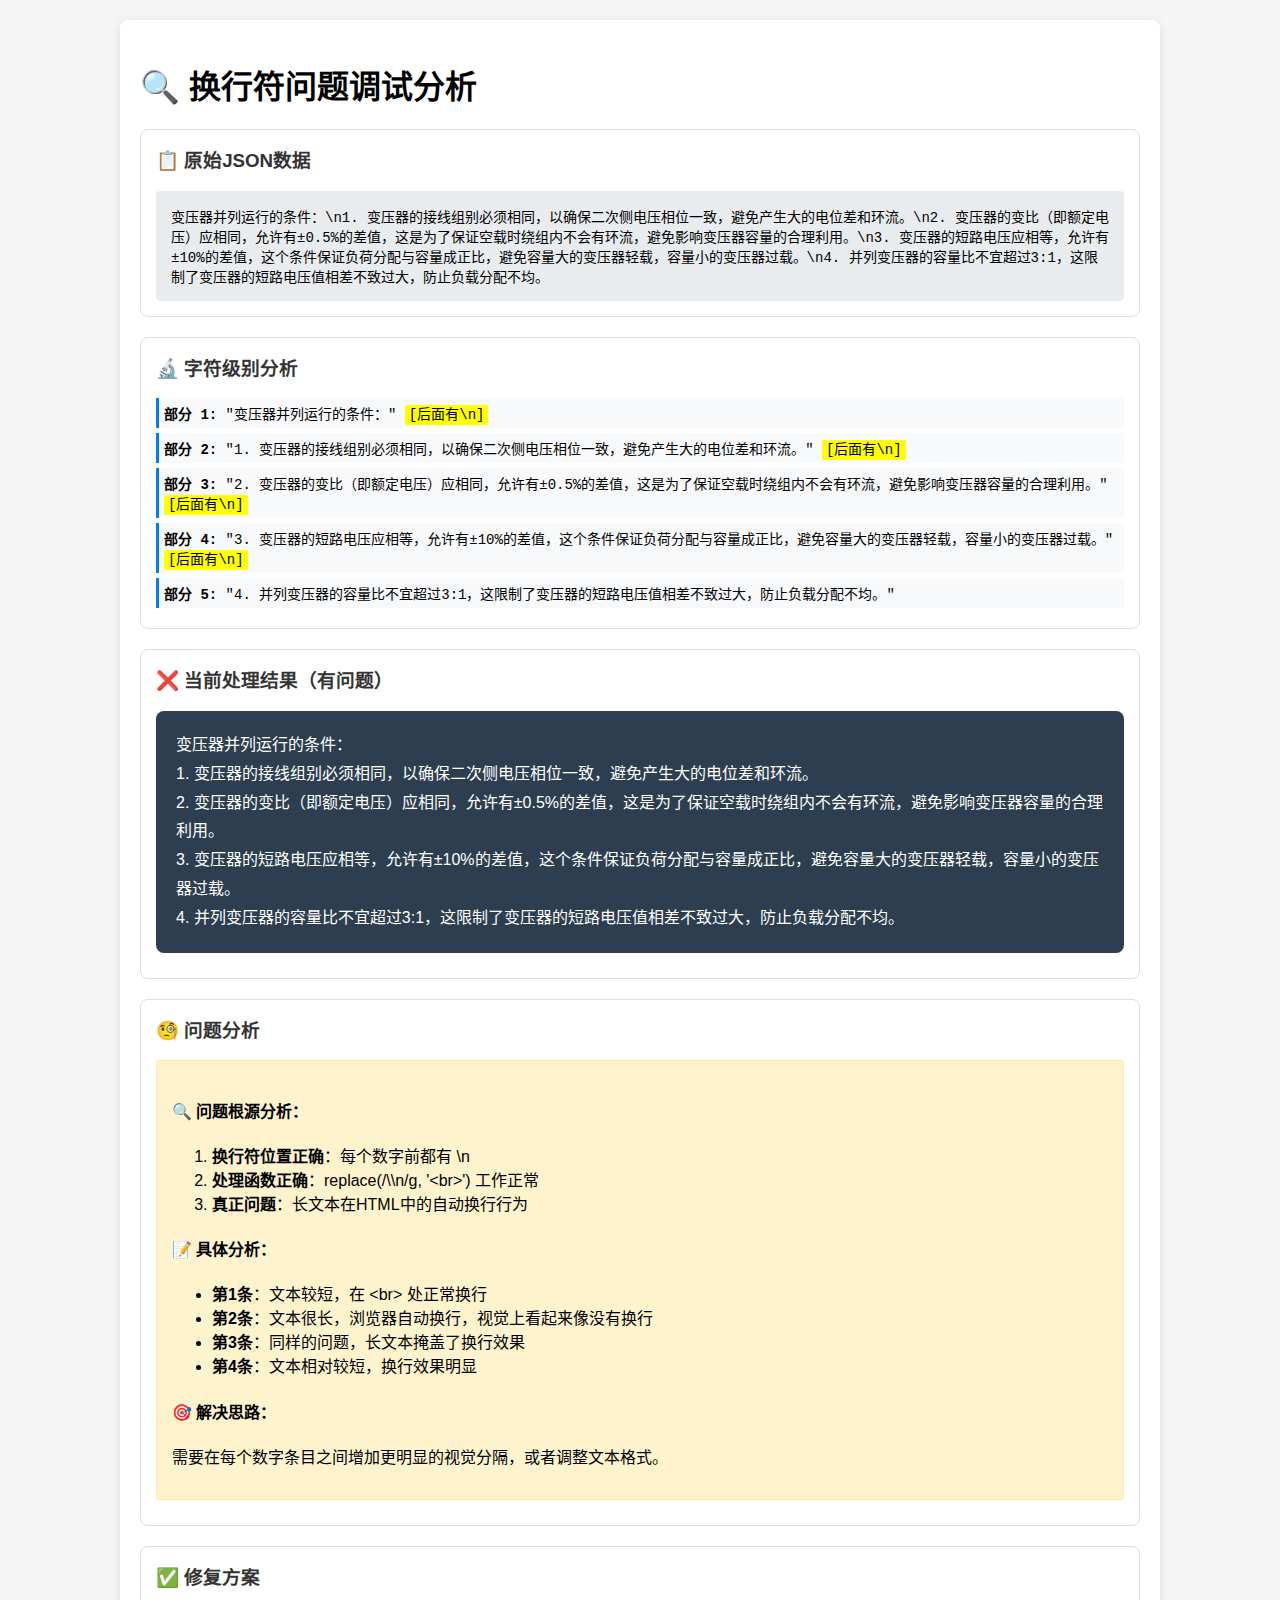
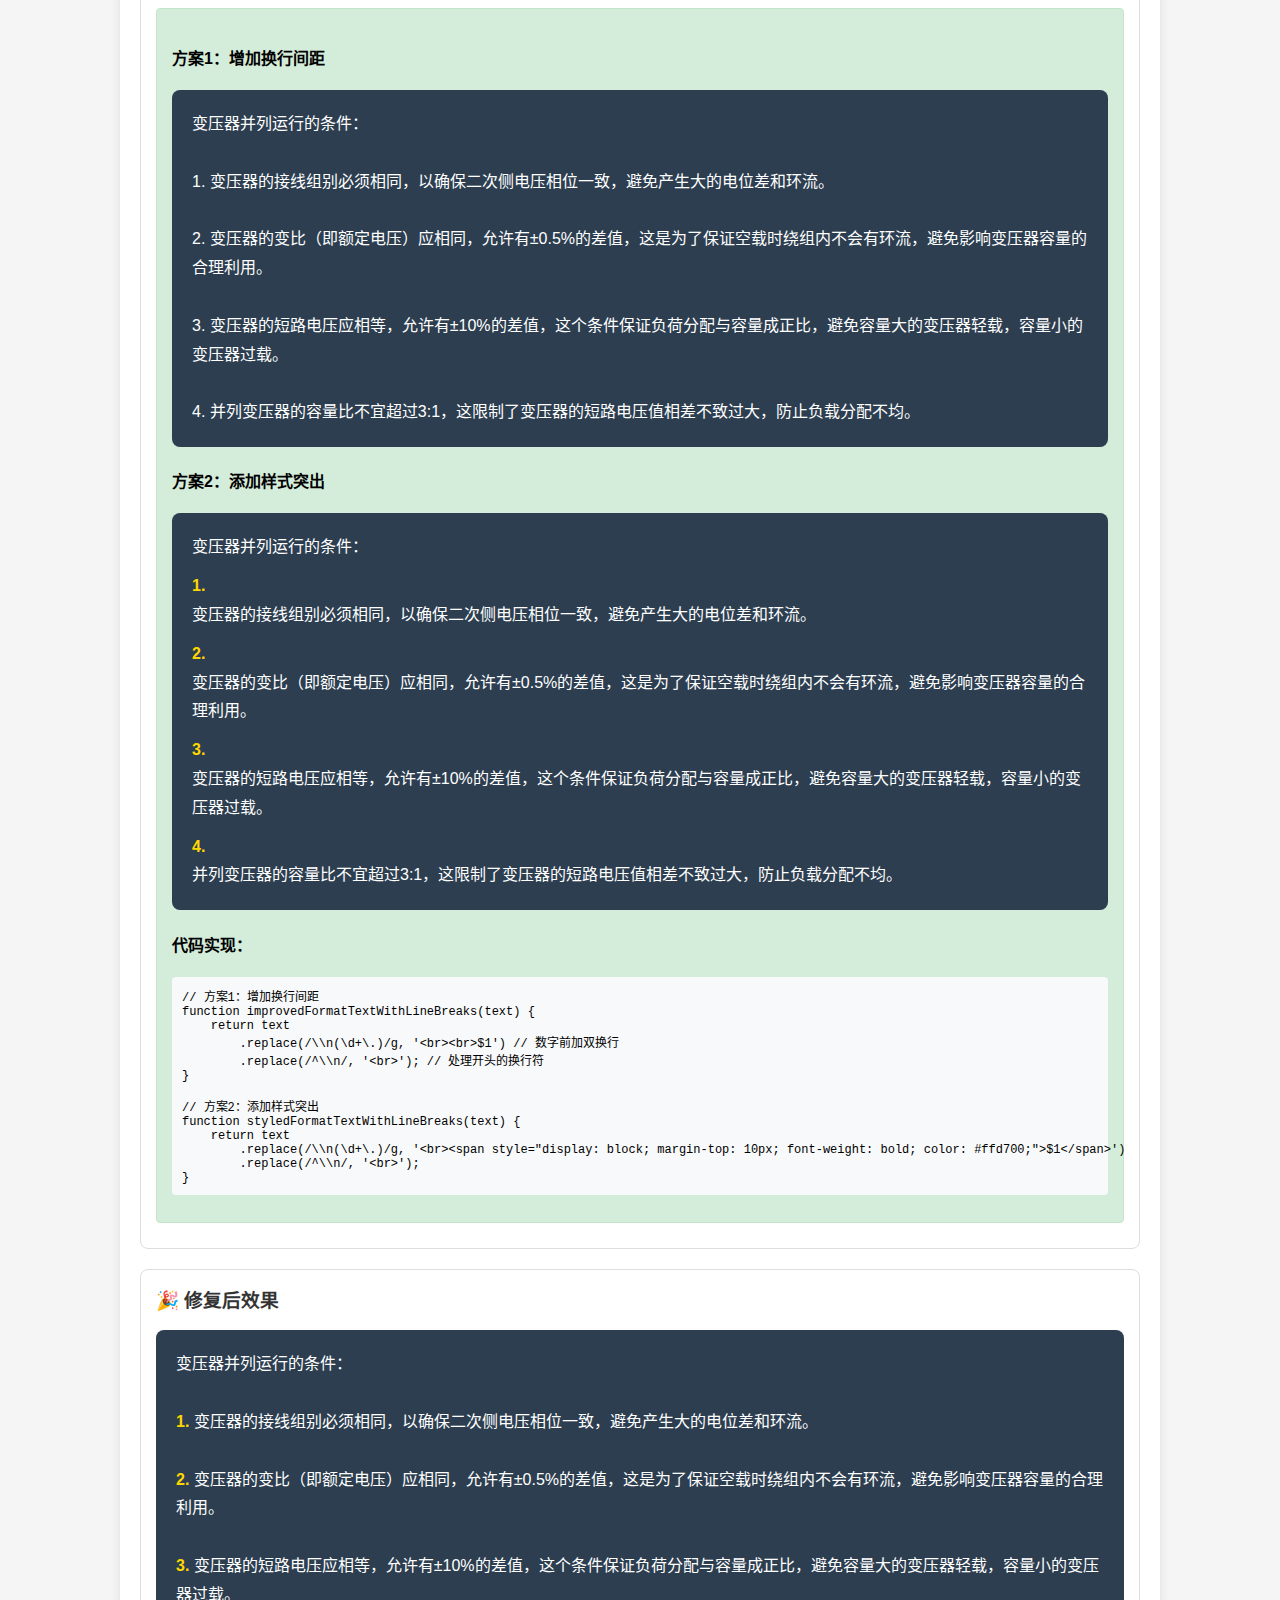
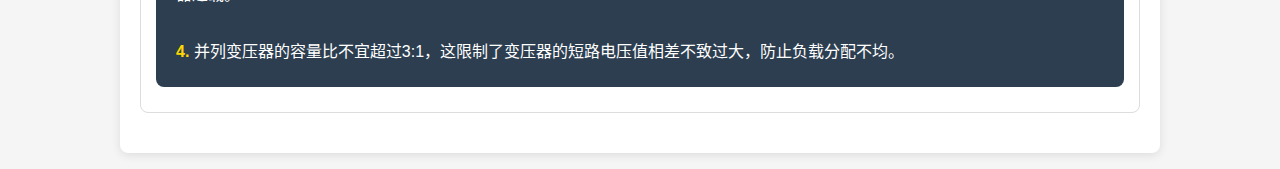
<file: debug_newlines.html>
<!DOCTYPE html>
<html lang="zh-CN">
<head>
    <meta charset="UTF-8">
    <meta name="viewport" content="width=device-width, initial-scale=1.0">
    <title>换行符调试分析</title>
    <style>
        body {
            font-family: Arial, sans-serif;
            margin: 20px;
            background: #f5f5f5;
        }
        .container {
            max-width: 1000px;
            margin: 0 auto;
            background: white;
            padding: 20px;
            border-radius: 8px;
            box-shadow: 0 2px 10px rgba(0,0,0,0.1);
        }
        .debug-section {
            margin: 20px 0;
            padding: 15px;
            border: 1px solid #ddd;
            border-radius: 8px;
        }
        .debug-section h3 {
            margin-top: 0;
            color: #333;
        }
        .text-display {
            background: #2c3e50;
            color: white;
            padding: 20px;
            border-radius: 8px;
            margin: 10px 0;
            font-size: 16px;
            line-height: 1.8;
        }
        .raw-text {
            background: #e9ecef;
            padding: 15px;
            border-radius: 4px;
            font-family: 'Courier New', monospace;
            font-size: 14px;
            white-space: pre-wrap;
            word-break: break-all;
        }
        .analysis {
            background: #fff3cd;
            border: 1px solid #ffeaa7;
            padding: 15px;
            border-radius: 4px;
            margin: 10px 0;
        }
        .solution {
            background: #d4edda;
            border: 1px solid #c3e6cb;
            padding: 15px;
            border-radius: 4px;
            margin: 10px 0;
        }
        .highlight {
            background: yellow;
            padding: 2px 4px;
            border-radius: 2px;
        }
    </style>
</head>
<body>
    <div class="container">
        <h1>🔍 换行符问题调试分析</h1>
        
        <!-- 原始数据展示 -->
        <div class="debug-section">
            <h3>📋 原始JSON数据</h3>
            <div class="raw-text" id="rawData"></div>
        </div>

        <!-- 字符分析 -->
        <div class="debug-section">
            <h3>🔬 字符级别分析</h3>
            <div id="charAnalysis"></div>
        </div>

        <!-- 当前处理结果 -->
        <div class="debug-section">
            <h3>❌ 当前处理结果（有问题）</h3>
            <div class="text-display" id="currentResult"></div>
        </div>

        <!-- 问题分析 -->
        <div class="debug-section">
            <h3>🧐 问题分析</h3>
            <div class="analysis" id="problemAnalysis"></div>
        </div>

        <!-- 修复方案 -->
        <div class="debug-section">
            <h3>✅ 修复方案</h3>
            <div class="solution" id="fixedResult"></div>
        </div>

        <!-- 最终效果 -->
        <div class="debug-section">
            <h3>🎉 修复后效果</h3>
            <div class="text-display" id="finalResult"></div>
        </div>
    </div>

    <script>
        // 原始数据（从你的JSON文件中提取）
        const originalText = "变压器并列运行的条件：\\n1. 变压器的接线组别必须相同，以确保二次侧电压相位一致，避免产生大的电位差和环流。\\n2. 变压器的变比（即额定电压）应相同，允许有±0.5%的差值，这是为了保证空载时绕组内不会有环流，避免影响变压器容量的合理利用。\\n3. 变压器的短路电压应相等，允许有±10%的差值，这个条件保证负荷分配与容量成正比，避免容量大的变压器轻载，容量小的变压器过载。\\n4. 并列变压器的容量比不宜超过3:1，这限制了变压器的短路电压值相差不致过大，防止负载分配不均。";

        // 显示原始数据
        document.getElementById('rawData').textContent = originalText;

        // 字符级别分析
        function analyzeCharacters() {
            const parts = originalText.split('\\n');
            let analysis = '<div style="font-family: monospace; font-size: 14px;">';
            
            parts.forEach((part, index) => {
                analysis += `<div style="margin: 5px 0; padding: 5px; background: #f8f9fa; border-left: 3px solid #007bff;">`;
                analysis += `<strong>部分 ${index + 1}:</strong> "${part}"`;
                if (index < parts.length - 1) {
                    analysis += ` <span class="highlight">[后面有\\n]</span>`;
                }
                analysis += `</div>`;
            });
            
            analysis += '</div>';
            document.getElementById('charAnalysis').innerHTML = analysis;
        }

        // 当前处理函数（有问题的版本）
        function formatTextWithLineBreaks(text) {
            return text.replace(/\\n/g, '<br>');
        }

        // 显示当前处理结果
        document.getElementById('currentResult').innerHTML = formatTextWithLineBreaks(originalText);

        // 问题分析
        function analyzeProblem() {
            let analysis = `
                <h4>🔍 问题根源分析：</h4>
                <ol>
                    <li><strong>换行符位置正确</strong>：每个数字前都有 \\n</li>
                    <li><strong>处理函数正确</strong>：replace(/\\\\n/g, '&lt;br&gt;') 工作正常</li>
                    <li><strong>真正问题</strong>：长文本在HTML中的自动换行行为</li>
                </ol>
                
                <h4>📝 具体分析：</h4>
                <ul>
                    <li><strong>第1条</strong>：文本较短，在 &lt;br&gt; 处正常换行</li>
                    <li><strong>第2条</strong>：文本很长，浏览器自动换行，视觉上看起来像没有换行</li>
                    <li><strong>第3条</strong>：同样的问题，长文本掩盖了换行效果</li>
                    <li><strong>第4条</strong>：文本相对较短，换行效果明显</li>
                </ul>
                
                <h4>🎯 解决思路：</h4>
                <p>需要在每个数字条目之间增加更明显的视觉分隔，或者调整文本格式。</p>
            `;
            document.getElementById('problemAnalysis').innerHTML = analysis;
        }

        // 改进的处理函数
        function improvedFormatTextWithLineBreaks(text) {
            return text
                .replace(/\\n(\d+\.)/g, '<br><br>$1') // 数字前加双换行
                .replace(/^\\n/, '<br>'); // 处理开头的换行符
        }

        // 另一种解决方案：添加样式
        function styledFormatTextWithLineBreaks(text) {
            return text
                .replace(/\\n(\d+\.)/g, '<br><span style="display: block; margin-top: 10px; font-weight: bold; color: #ffd700;">$1</span>')
                .replace(/^\\n/, '<br>');
        }

        // 显示修复方案
        function showFixedResults() {
            const solution1 = improvedFormatTextWithLineBreaks(originalText);
            const solution2 = styledFormatTextWithLineBreaks(originalText);
            
            document.getElementById('fixedResult').innerHTML = `
                <h4>方案1：增加换行间距</h4>
                <div class="text-display">${solution1}</div>
                
                <h4>方案2：添加样式突出</h4>
                <div class="text-display">${solution2}</div>
                
                <h4>代码实现：</h4>
                <pre style="background: #f8f9fa; padding: 10px; border-radius: 4px; font-size: 12px;">
// 方案1：增加换行间距
function improvedFormatTextWithLineBreaks(text) {
    return text
        .replace(/\\\\n(\\d+\\.)/g, '&lt;br&gt;&lt;br&gt;$1') // 数字前加双换行
        .replace(/^\\\\n/, '&lt;br&gt;'); // 处理开头的换行符
}

// 方案2：添加样式突出
function styledFormatTextWithLineBreaks(text) {
    return text
        .replace(/\\\\n(\\d+\\.)/g, '&lt;br&gt;&lt;span style="display: block; margin-top: 10px; font-weight: bold; color: #ffd700;"&gt;$1&lt;/span&gt;')
        .replace(/^\\\\n/, '&lt;br&gt;');
}</pre>
            `;
        }

        // 最终推荐方案
        function finalSolution(text) {
            return text
                .replace(/\\n(\d+\.)/g, '<br><br><strong style="color: #ffd700;">$1</strong>')
                .replace(/^\\n/, '<br>');
        }

        // 显示最终效果
        document.getElementById('finalResult').innerHTML = finalSolution(originalText);

        // 执行分析
        analyzeCharacters();
        analyzeProblem();
        showFixedResults();
    </script>
</body>
</html>
</file>
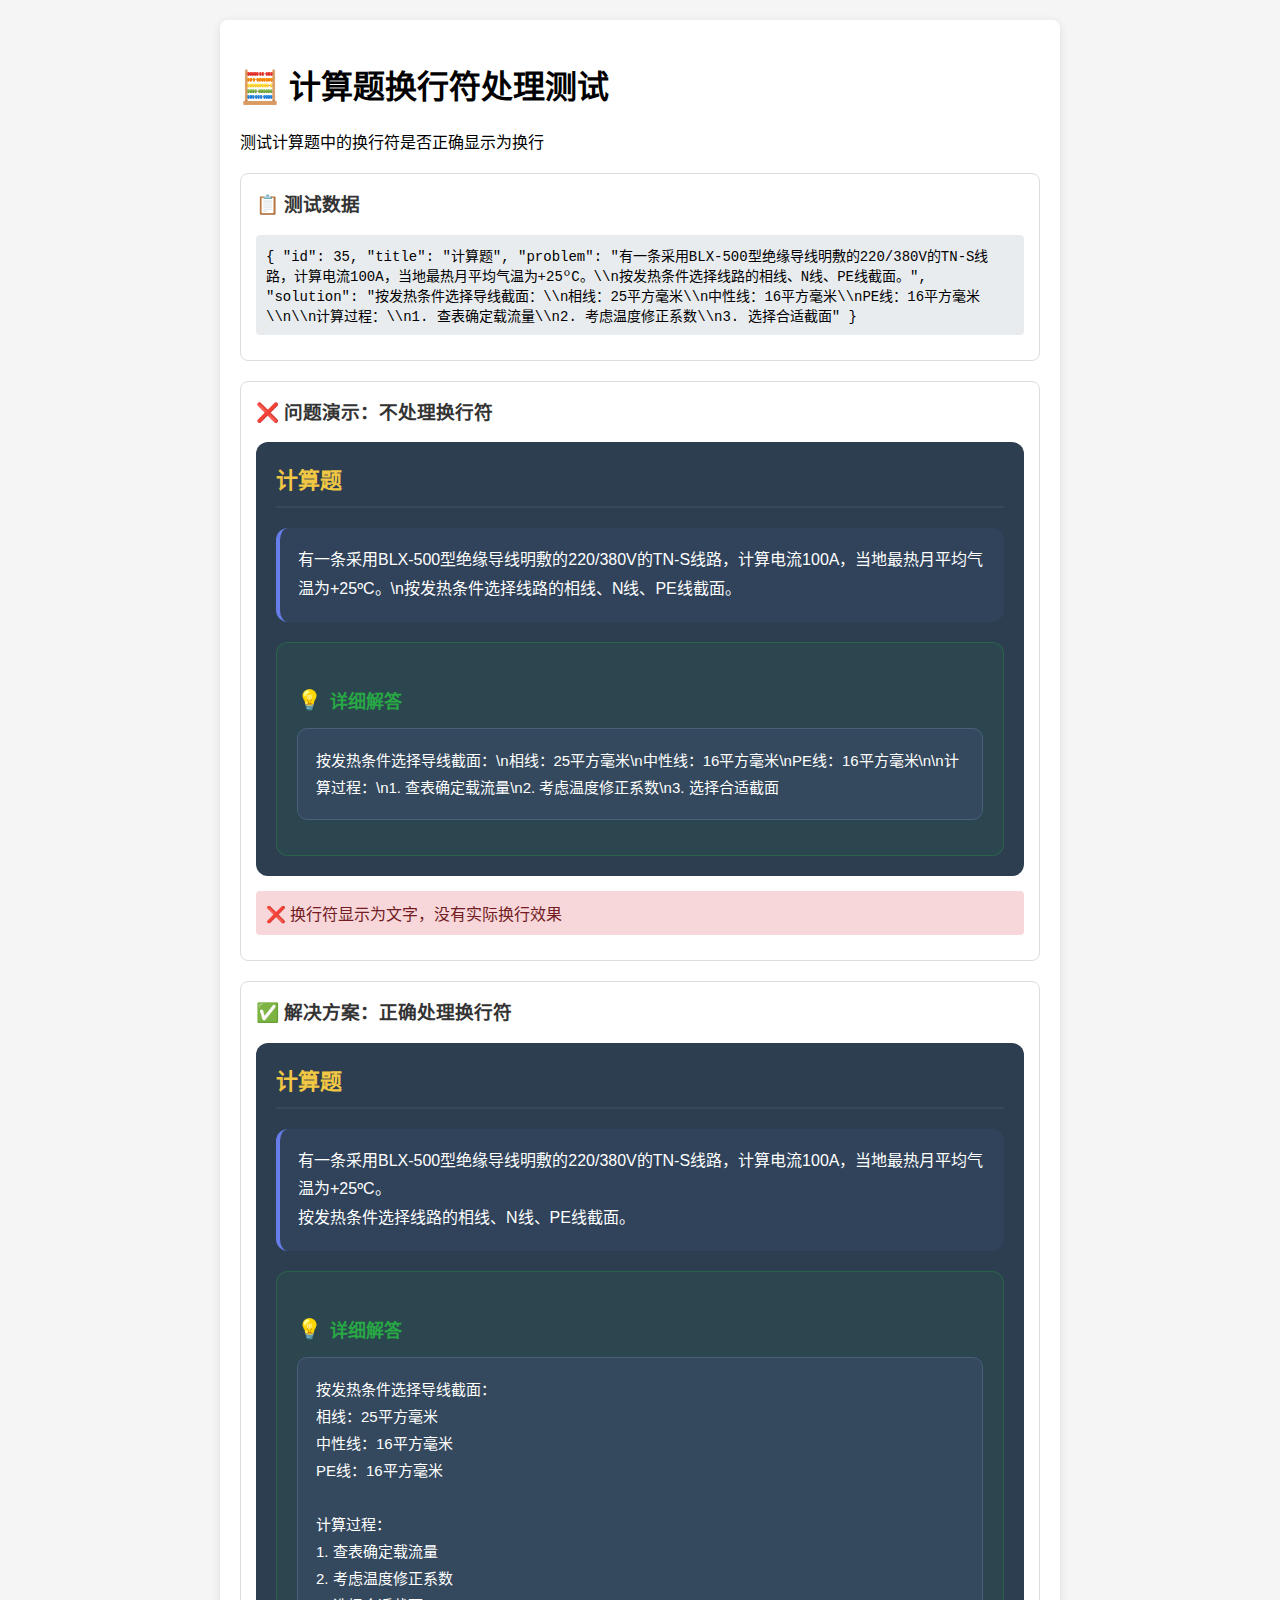
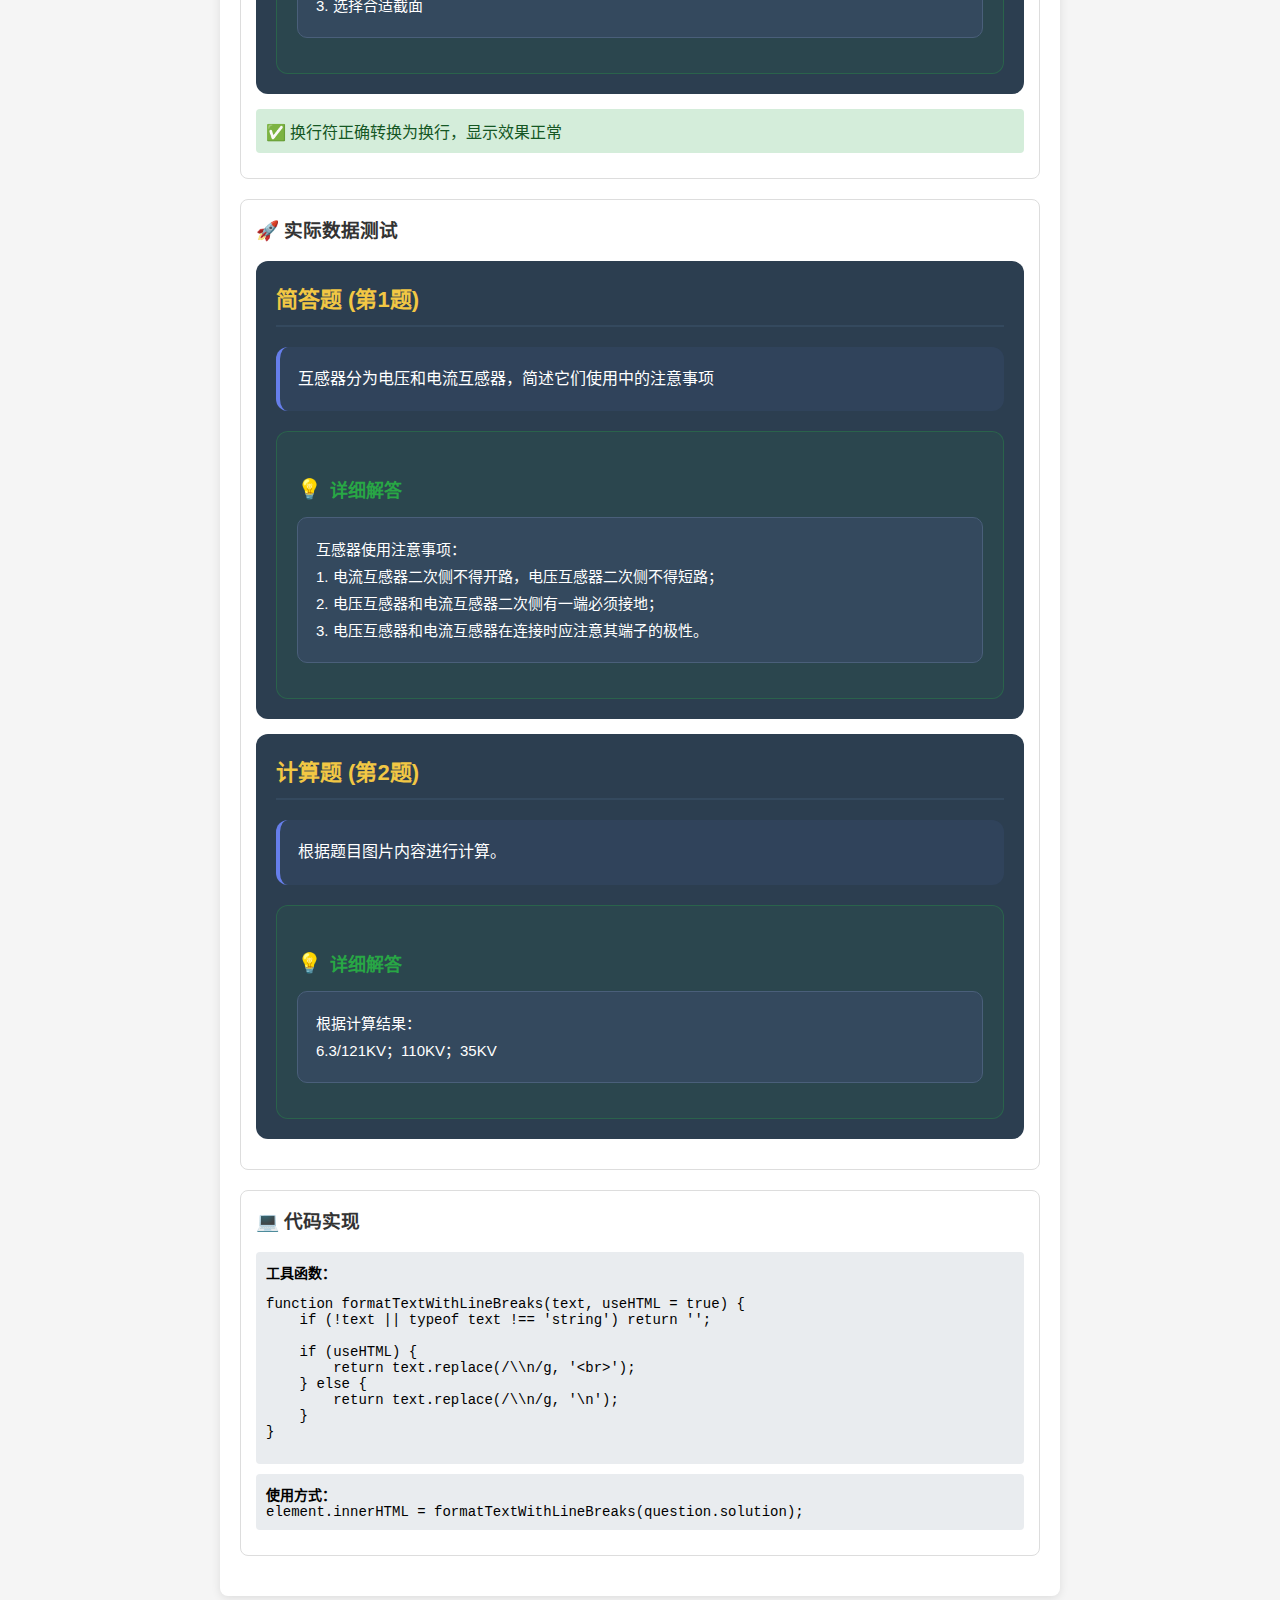
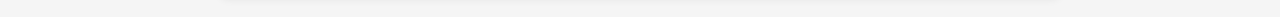
<file: test_calculation_newlines.html>
<!DOCTYPE html>
<html lang="zh-CN">
<head>
    <meta charset="UTF-8">
    <meta name="viewport" content="width=device-width, initial-scale=1.0">
    <title>计算题换行符测试</title>
    <style>
        body {
            font-family: Arial, sans-serif;
            margin: 20px;
            background: #f5f5f5;
        }
        .container {
            max-width: 800px;
            margin: 0 auto;
            background: white;
            padding: 20px;
            border-radius: 8px;
            box-shadow: 0 2px 10px rgba(0,0,0,0.1);
        }
        .test-section {
            margin: 20px 0;
            padding: 15px;
            border: 1px solid #ddd;
            border-radius: 8px;
        }
        .test-section h3 {
            margin-top: 0;
            color: #333;
        }
        .calculation-container {
            background: #2c3e50;
            color: white;
            padding: 20px;
            border-radius: 12px;
            margin: 15px 0;
        }
        .calculation-title {
            font-size: 22px;
            font-weight: 600;
            color: #f2c744;
            margin-bottom: 20px;
            padding-bottom: 12px;
            border-bottom: 2px solid #34495e;
        }
        .calculation-problem {
            font-size: 16px;
            line-height: 1.8;
            margin-bottom: 20px;
            padding: 18px;
            background: rgba(102, 126, 234, 0.08);
            border-radius: 12px;
            border-left: 4px solid #667eea;
        }
        .calculation-solution {
            margin-top: 20px;
            padding: 20px;
            background: rgba(40, 167, 69, 0.08);
            border-radius: 12px;
            border: 1px solid rgba(40, 167, 69, 0.3);
        }
        .calculation-solution h4 {
            font-size: 18px;
            font-weight: 600;
            color: #28a745;
            margin-bottom: 15px;
            display: flex;
            align-items: center;
            gap: 8px;
        }
        .calculation-solution h4::before {
            content: "💡";
            font-size: 20px;
        }
        .calculation-steps {
            font-size: 15px;
            line-height: 1.8;
            margin-bottom: 15px;
            padding: 18px;
            background: #34495e;
            border-radius: 10px;
            border: 1px solid #4a5f7a;
        }
        .error {
            background: #f8d7da;
            color: #721c24;
            padding: 10px;
            border-radius: 4px;
            margin: 10px 0;
        }
        .success {
            background: #d4edda;
            color: #155724;
            padding: 10px;
            border-radius: 4px;
            margin: 10px 0;
        }
        .code {
            background: #e9ecef;
            padding: 10px;
            border-radius: 4px;
            font-family: 'Courier New', monospace;
            font-size: 14px;
            margin: 10px 0;
        }
    </style>
</head>
<body>
    <div class="container">
        <h1>🧮 计算题换行符处理测试</h1>
        <p>测试计算题中的换行符是否正确显示为换行</p>

        <!-- 测试数据展示 -->
        <div class="test-section">
            <h3>📋 测试数据</h3>
            <div class="code" id="testDataDisplay"></div>
        </div>

        <!-- 问题演示 -->
        <div class="test-section">
            <h3>❌ 问题演示：不处理换行符</h3>
            <div class="calculation-container">
                <div class="calculation-title">计算题</div>
                <div class="calculation-problem" id="problemWithoutFix">
                    <!-- 这里显示未处理的文本 -->
                </div>
                <div class="calculation-solution">
                    <h4>详细解答</h4>
                    <div class="calculation-steps" id="solutionWithoutFix">
                        <!-- 这里显示未处理的文本 -->
                    </div>
                </div>
            </div>
            <div class="error">❌ 换行符显示为文字，没有实际换行效果</div>
        </div>

        <!-- 解决方案演示 -->
        <div class="test-section">
            <h3>✅ 解决方案：正确处理换行符</h3>
            <div class="calculation-container">
                <div class="calculation-title">计算题</div>
                <div class="calculation-problem" id="problemWithFix">
                    <!-- 这里显示处理后的文本 -->
                </div>
                <div class="calculation-solution">
                    <h4>详细解答</h4>
                    <div class="calculation-steps" id="solutionWithFix">
                        <!-- 这里显示处理后的文本 -->
                    </div>
                </div>
            </div>
            <div class="success">✅ 换行符正确转换为换行，显示效果正常</div>
        </div>

        <!-- 实际数据测试 -->
        <div class="test-section">
            <h3>🚀 实际数据测试</h3>
            <div id="realDataTest">
                <!-- 这里会显示实际的计算题数据 -->
            </div>
        </div>

        <!-- 代码说明 -->
        <div class="test-section">
            <h3>💻 代码实现</h3>
            <div class="code">
                <strong>工具函数：</strong><br>
                <pre>function formatTextWithLineBreaks(text, useHTML = true) {
    if (!text || typeof text !== 'string') return '';
    
    if (useHTML) {
        return text.replace(/\\n/g, '&lt;br&gt;');
    } else {
        return text.replace(/\\n/g, '\n');
    }
}</pre>
            </div>
            <div class="code">
                <strong>使用方式：</strong><br>
                <code>element.innerHTML = formatTextWithLineBreaks(question.solution);</code>
            </div>
        </div>
    </div>

    <script>
        // 文本换行符处理工具函数
        function formatTextWithLineBreaks(text, useHTML = true) {
            if (!text || typeof text !== 'string') return '';
            
            if (useHTML) {
                return text.replace(/\\n/g, '<br>');
            } else {
                return text.replace(/\\n/g, '\n');
            }
        }

        // 测试数据
        const testData = {
            "id": 35,
            "title": "计算题",
            "problem": "有一条采用BLX-500型绝缘导线明敷的220/380V的TN-S线路，计算电流100A，当地最热月平均气温为+25ºC。\\n按发热条件选择线路的相线、N线、PE线截面。",
            "solution": "按发热条件选择导线截面：\\n相线：25平方毫米\\n中性线：16平方毫米\\nPE线：16平方毫米\\n\\n计算过程：\\n1. 查表确定载流量\\n2. 考虑温度修正系数\\n3. 选择合适截面"
        };

        // 显示测试数据
        document.getElementById('testDataDisplay').textContent = JSON.stringify(testData, null, 2);

        // 问题演示：不处理换行符
        document.getElementById('problemWithoutFix').textContent = testData.problem;
        document.getElementById('solutionWithoutFix').textContent = testData.solution;

        // 解决方案演示：正确处理换行符
        document.getElementById('problemWithFix').innerHTML = formatTextWithLineBreaks(testData.problem);
        document.getElementById('solutionWithFix').innerHTML = formatTextWithLineBreaks(testData.solution);

        // 实际数据测试
        function loadRealData() {
            const realDataContainer = document.getElementById('realDataTest');
            
            // 模拟从JSON加载的数据
            const realQuestions = [
                {
                    "id": 32,
                    "title": "简答题",
                    "problem": "互感器分为电压和电流互感器，简述它们使用中的注意事项",
                    "solution": "互感器使用注意事项：\\n1. 电流互感器二次侧不得开路，电压互感器二次侧不得短路；\\n2. 电压互感器和电流互感器二次侧有一端必须接地；\\n3. 电压互感器和电流互感器在连接时应注意其端子的极性。"
                },
                {
                    "id": 34,
                    "title": "计算题",
                    "problem": "根据题目图片内容进行计算。",
                    "solution": "根据计算结果：\\n6.3/121KV；110KV；35KV"
                }
            ];

            let html = '';
            realQuestions.forEach((question, index) => {
                html += `
                    <div class="calculation-container" style="margin: 15px 0;">
                        <div class="calculation-title">${question.title} (第${index + 1}题)</div>
                        <div class="calculation-problem">
                            ${formatTextWithLineBreaks(question.problem)}
                        </div>
                        <div class="calculation-solution">
                            <h4>详细解答</h4>
                            <div class="calculation-steps">
                                ${formatTextWithLineBreaks(question.solution)}
                            </div>
                        </div>
                    </div>
                `;
            });

            realDataContainer.innerHTML = html;
        }

        // 页面加载时执行测试
        window.addEventListener('load', function() {
            loadRealData();
            console.log('换行符处理测试页面加载完成');
        });
    </script>
</body>
</html>
</file>
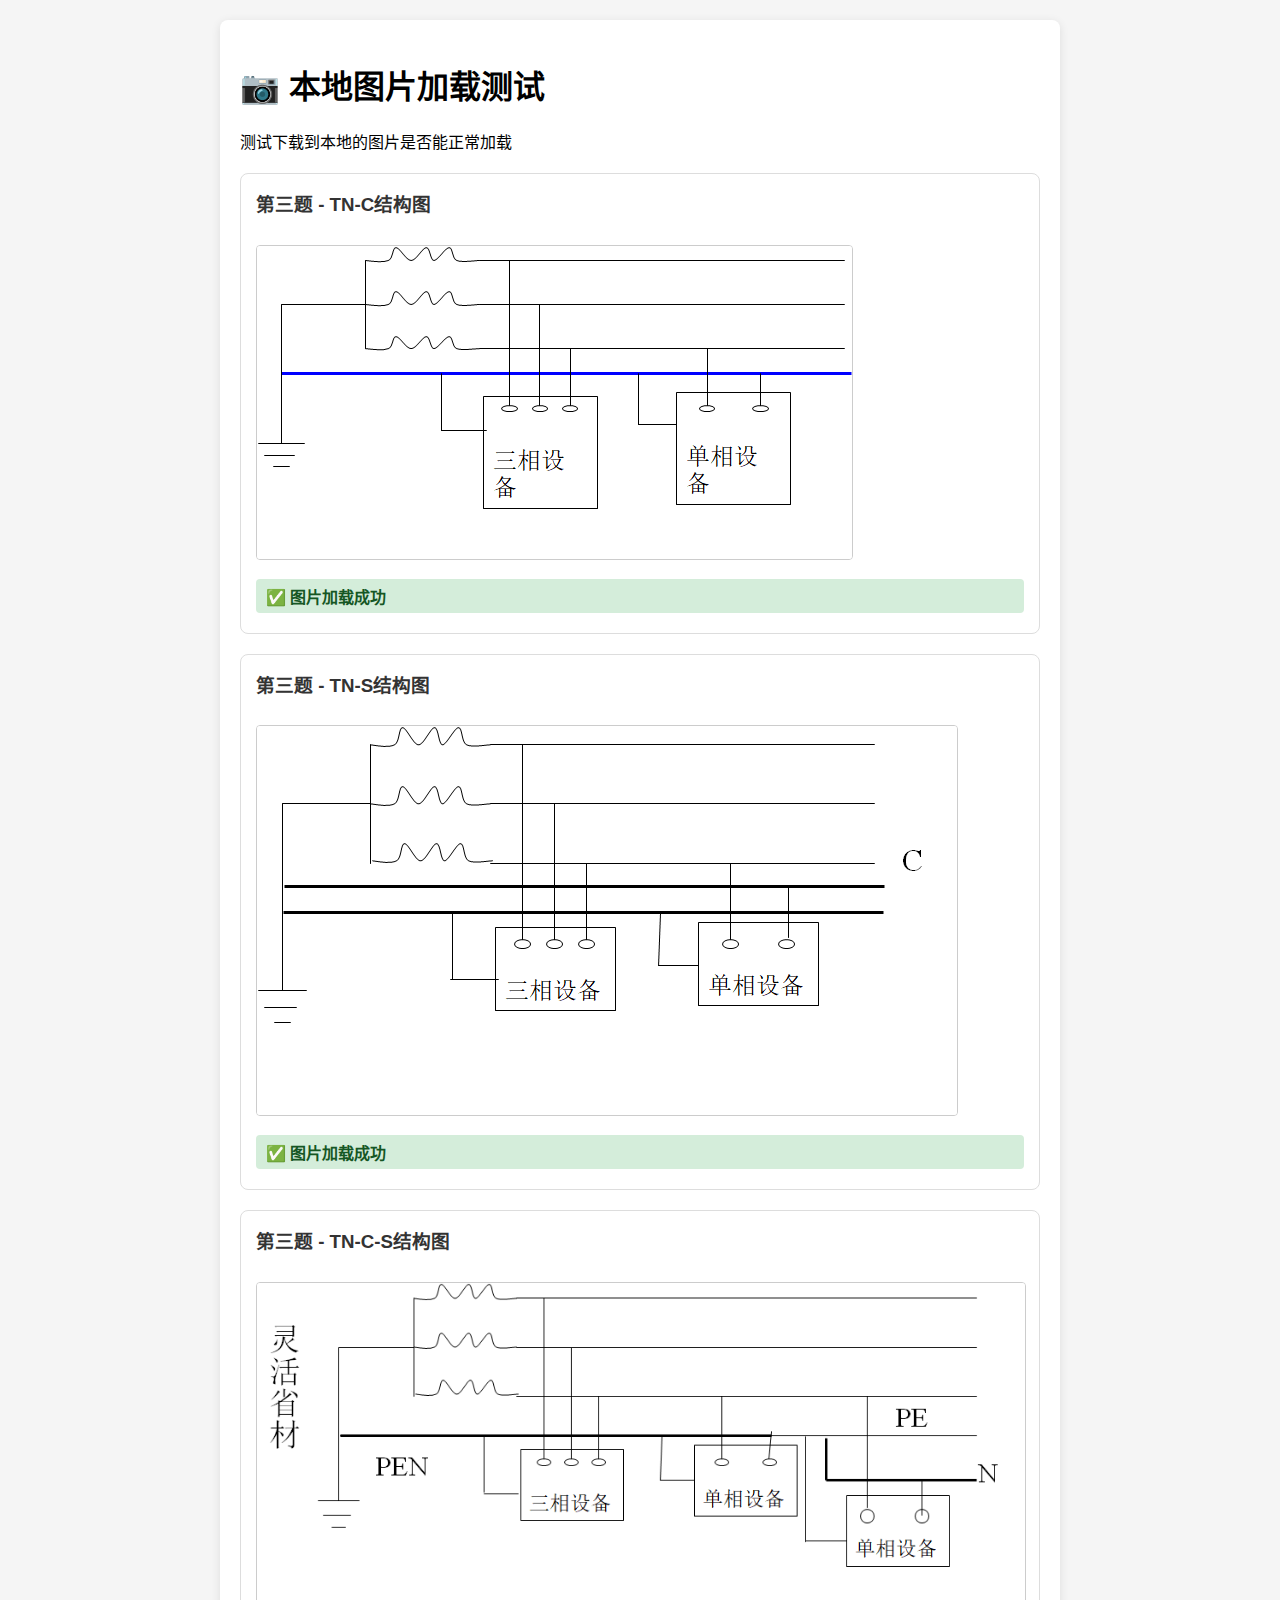
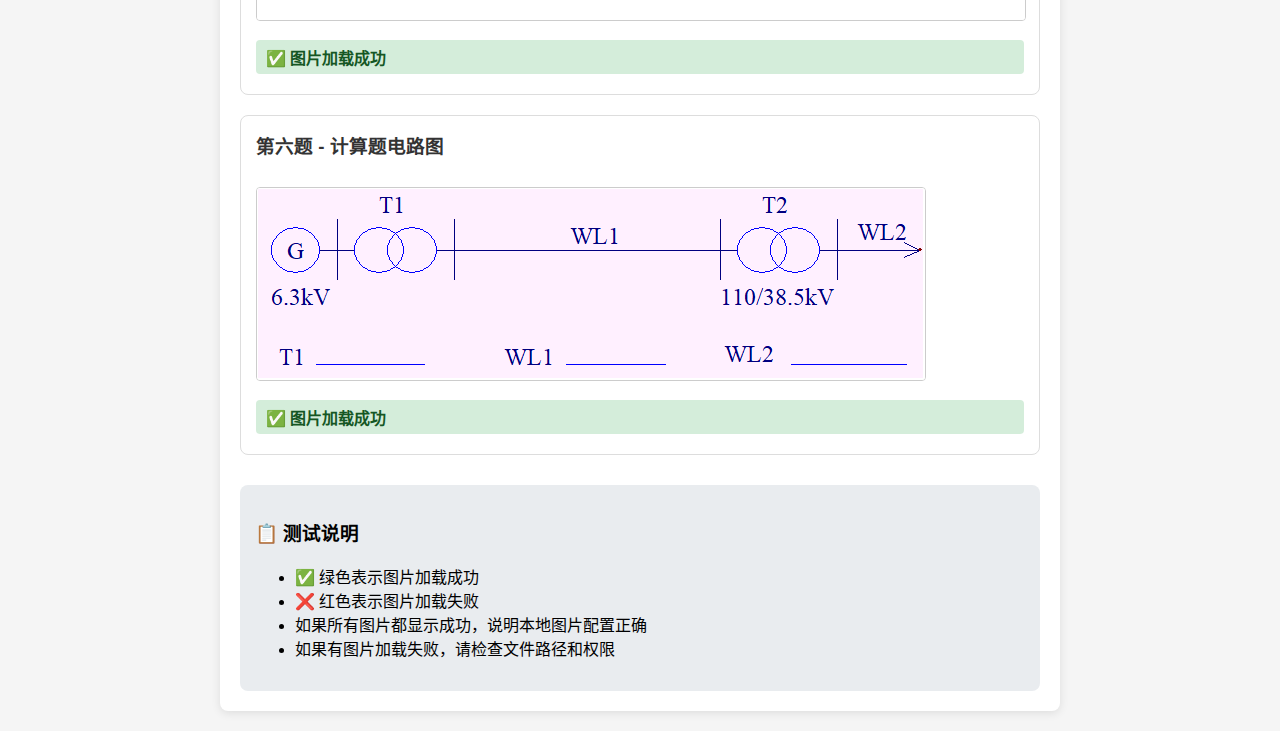
<file: test_images.html>
<!DOCTYPE html>
<html lang="zh-CN">
<head>
    <meta charset="UTF-8">
    <meta name="viewport" content="width=device-width, initial-scale=1.0">
    <title>图片加载测试</title>
    <style>
        body {
            font-family: Arial, sans-serif;
            margin: 20px;
            background: #f5f5f5;
        }
        .container {
            max-width: 800px;
            margin: 0 auto;
            background: white;
            padding: 20px;
            border-radius: 8px;
            box-shadow: 0 2px 10px rgba(0,0,0,0.1);
        }
        .image-test {
            margin: 20px 0;
            padding: 15px;
            border: 1px solid #ddd;
            border-radius: 8px;
        }
        .image-test h3 {
            margin-top: 0;
            color: #333;
        }
        .image-test img {
            max-width: 100%;
            height: auto;
            border: 1px solid #ccc;
            border-radius: 4px;
            margin: 10px 0;
        }
        .status {
            padding: 5px 10px;
            border-radius: 4px;
            font-weight: bold;
            margin: 5px 0;
        }
        .success { background: #d4edda; color: #155724; }
        .error { background: #f8d7da; color: #721c24; }
    </style>
</head>
<body>
    <div class="container">
        <h1>📷 本地图片加载测试</h1>
        <p>测试下载到本地的图片是否能正常加载</p>

        <div class="image-test">
            <h3>第三题 - TN-C结构图</h3>
            <img src="images/38cf2506219f077aef58aac2f1cd41bf.png" alt="TN-C结构图" 
                 onload="showStatus(this, true)" 
                 onerror="showStatus(this, false)">
            <div id="status-1" class="status"></div>
        </div>

        <div class="image-test">
            <h3>第三题 - TN-S结构图</h3>
            <img src="images/0f43836938b3cf65f813b412a7cc3757.png" alt="TN-S结构图" 
                 onload="showStatus(this, true)" 
                 onerror="showStatus(this, false)">
            <div id="status-2" class="status"></div>
        </div>

        <div class="image-test">
            <h3>第三题 - TN-C-S结构图</h3>
            <img src="images/df8607712ef11867aefde6142fc20f63.png" alt="TN-C-S结构图" 
                 onload="showStatus(this, true)" 
                 onerror="showStatus(this, false)">
            <div id="status-3" class="status"></div>
        </div>

        <div class="image-test">
            <h3>第六题 - 计算题电路图</h3>
            <img src="images/a4041b3b88df9113c5fdf52220bf7c22.png" alt="计算题电路图" 
                 onload="showStatus(this, true)" 
                 onerror="showStatus(this, false)">
            <div id="status-4" class="status"></div>
        </div>

        <div style="margin-top: 30px; padding: 15px; background: #e9ecef; border-radius: 8px;">
            <h3>📋 测试说明</h3>
            <ul>
                <li>✅ 绿色表示图片加载成功</li>
                <li>❌ 红色表示图片加载失败</li>
                <li>如果所有图片都显示成功，说明本地图片配置正确</li>
                <li>如果有图片加载失败，请检查文件路径和权限</li>
            </ul>
        </div>
    </div>

    <script>
        let statusIndex = 1;
        
        function showStatus(img, success) {
            const statusDiv = document.getElementById(`status-${statusIndex}`);
            if (success) {
                statusDiv.className = 'status success';
                statusDiv.textContent = '✅ 图片加载成功';
                console.log('图片加载成功:', img.src);
            } else {
                statusDiv.className = 'status error';
                statusDiv.textContent = '❌ 图片加载失败';
                console.error('图片加载失败:', img.src);
            }
            statusIndex++;
        }

        // 页面加载完成后的统计
        window.addEventListener('load', function() {
            setTimeout(() => {
                const successCount = document.querySelectorAll('.status.success').length;
                const totalCount = document.querySelectorAll('.image-test').length;
                
                console.log(`图片加载统计: ${successCount}/${totalCount} 成功`);
                
                if (successCount === totalCount) {
                    console.log('🎉 所有图片加载成功！');
                } else {
                    console.log('⚠️ 部分图片加载失败，请检查文件路径');
                }
            }, 2000);
        });
    </script>
</body>
</html>
</file>
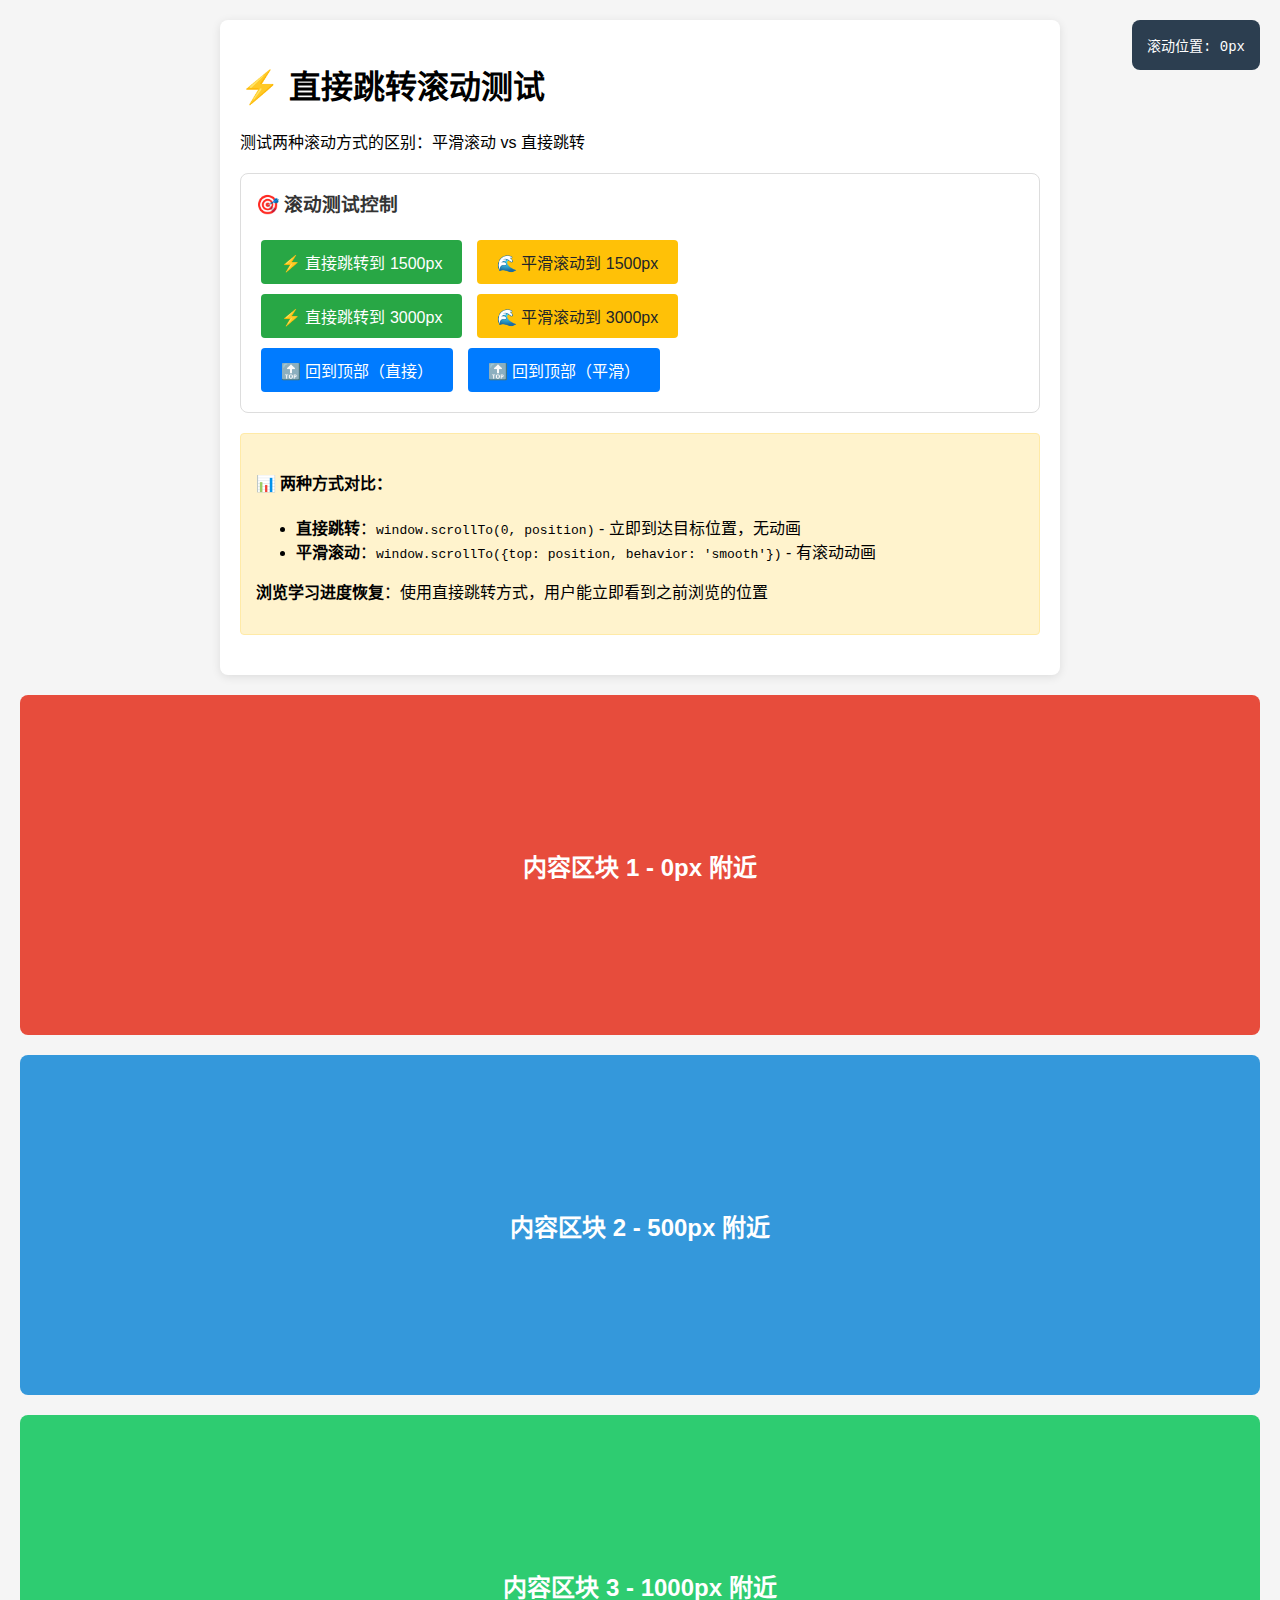
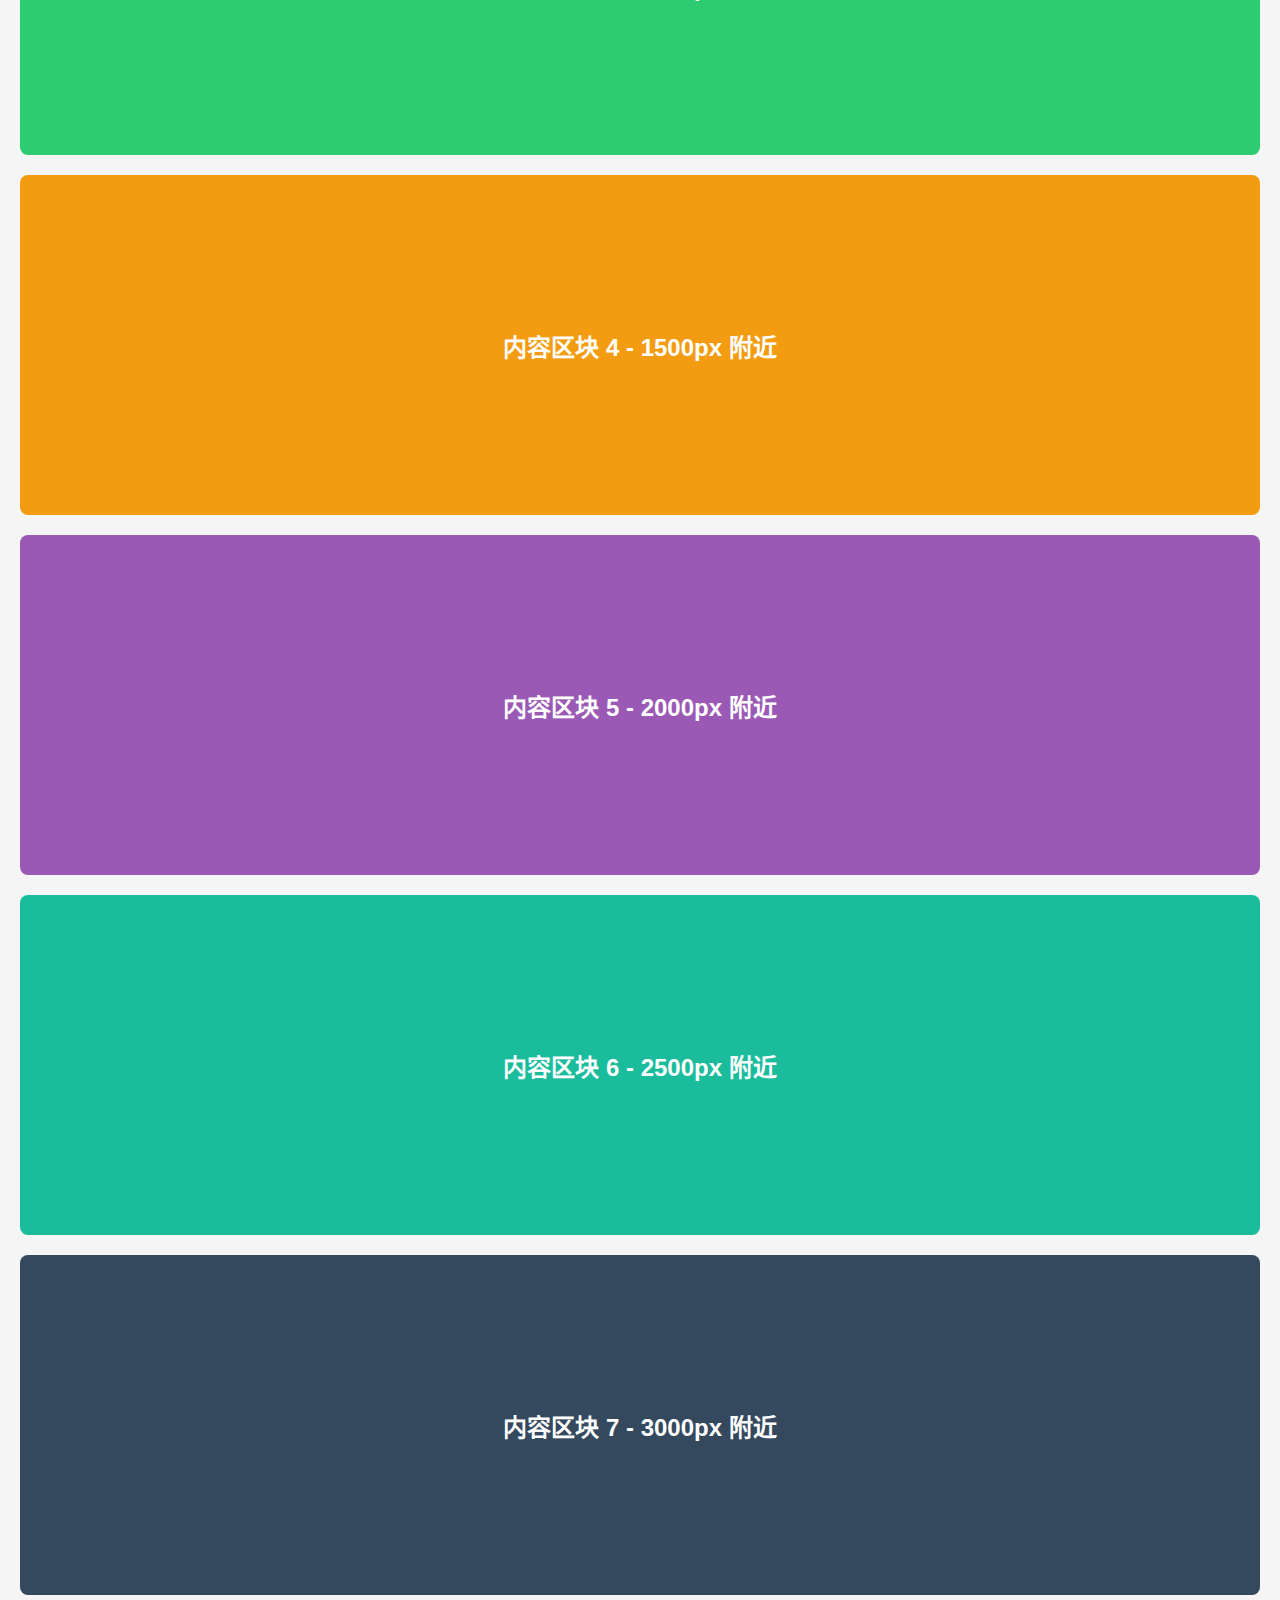
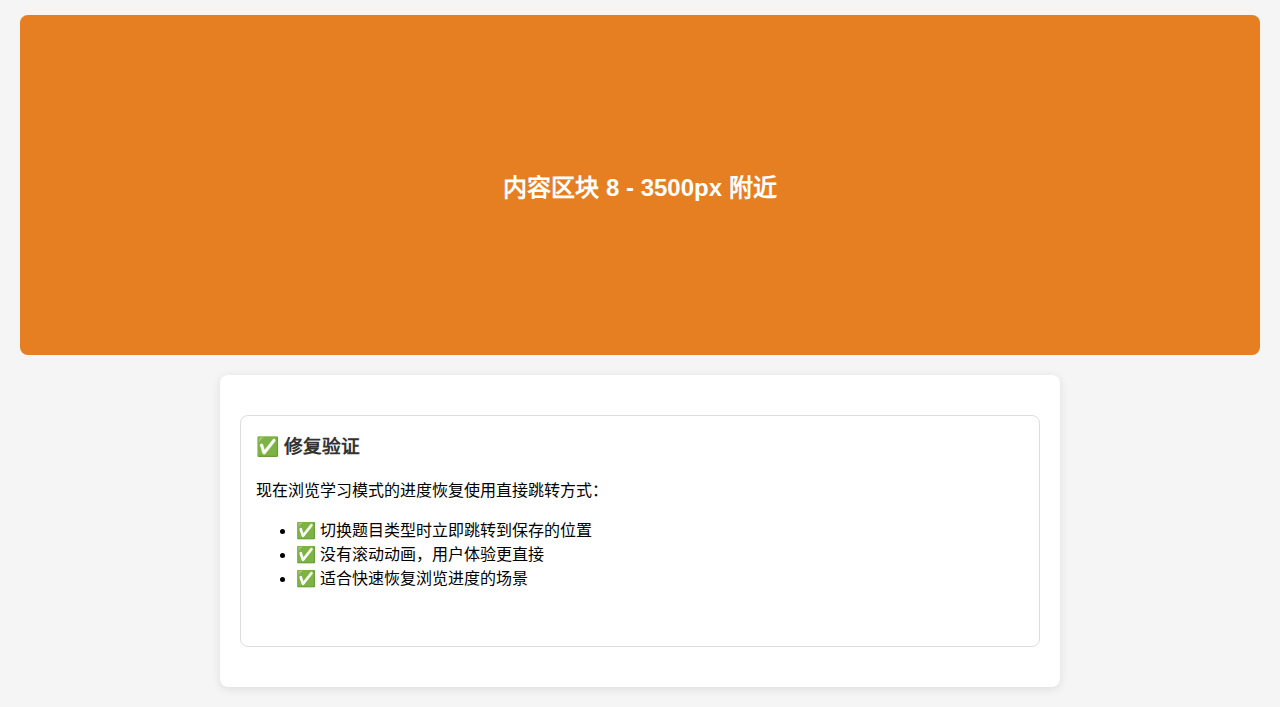
<file: test_instant_scroll.html>
<!DOCTYPE html>
<html lang="zh-CN">
<head>
    <meta charset="UTF-8">
    <meta name="viewport" content="width=device-width, initial-scale=1.0">
    <title>直接跳转滚动测试</title>
    <style>
        body {
            font-family: Arial, sans-serif;
            margin: 20px;
            background: #f5f5f5;
        }
        .container {
            max-width: 800px;
            margin: 0 auto;
            background: white;
            padding: 20px;
            border-radius: 8px;
            box-shadow: 0 2px 10px rgba(0,0,0,0.1);
        }
        .test-section {
            margin: 20px 0;
            padding: 15px;
            border: 1px solid #ddd;
            border-radius: 8px;
            min-height: 200px;
        }
        .test-section h3 {
            margin-top: 0;
            color: #333;
        }
        .button {
            background: #007bff;
            color: white;
            border: none;
            padding: 10px 20px;
            border-radius: 4px;
            cursor: pointer;
            margin: 5px;
            font-size: 16px;
        }
        .button:hover {
            background: #0056b3;
        }
        .button.instant {
            background: #28a745;
        }
        .button.instant:hover {
            background: #1e7e34;
        }
        .button.smooth {
            background: #ffc107;
            color: #212529;
        }
        .button.smooth:hover {
            background: #e0a800;
        }
        .position-info {
            position: fixed;
            top: 20px;
            right: 20px;
            background: #2c3e50;
            color: white;
            padding: 15px;
            border-radius: 8px;
            font-family: 'Courier New', monospace;
            font-size: 14px;
            z-index: 1000;
        }
        .content-block {
            height: 300px;
            margin: 20px 0;
            padding: 20px;
            border-radius: 8px;
            display: flex;
            align-items: center;
            justify-content: center;
            font-size: 24px;
            font-weight: bold;
            color: white;
        }
        .block-1 { background: #e74c3c; }
        .block-2 { background: #3498db; }
        .block-3 { background: #2ecc71; }
        .block-4 { background: #f39c12; }
        .block-5 { background: #9b59b6; }
        .block-6 { background: #1abc9c; }
        .block-7 { background: #34495e; }
        .block-8 { background: #e67e22; }
        .comparison {
            background: #fff3cd;
            border: 1px solid #ffeaa7;
            padding: 15px;
            border-radius: 4px;
            margin: 20px 0;
        }
    </style>
</head>
<body>
    <div class="position-info" id="positionInfo">
        滚动位置: 0px
    </div>

    <div class="container">
        <h1>⚡ 直接跳转滚动测试</h1>
        <p>测试两种滚动方式的区别：平滑滚动 vs 直接跳转</p>

        <div class="test-section">
            <h3>🎯 滚动测试控制</h3>
            <button class="button instant" onclick="scrollToPosition(1500, false)">⚡ 直接跳转到 1500px</button>
            <button class="button smooth" onclick="scrollToPosition(1500, true)">🌊 平滑滚动到 1500px</button>
            <br>
            <button class="button instant" onclick="scrollToPosition(3000, false)">⚡ 直接跳转到 3000px</button>
            <button class="button smooth" onclick="scrollToPosition(3000, true)">🌊 平滑滚动到 3000px</button>
            <br>
            <button class="button" onclick="scrollToPosition(0, false)">🔝 回到顶部（直接）</button>
            <button class="button" onclick="scrollToPosition(0, true)">🔝 回到顶部（平滑）</button>
        </div>

        <div class="comparison">
            <h4>📊 两种方式对比：</h4>
            <ul>
                <li><strong>直接跳转</strong>：<code>window.scrollTo(0, position)</code> - 立即到达目标位置，无动画</li>
                <li><strong>平滑滚动</strong>：<code>window.scrollTo({top: position, behavior: 'smooth'})</code> - 有滚动动画</li>
            </ul>
            <p><strong>浏览学习进度恢复</strong>：使用直接跳转方式，用户能立即看到之前浏览的位置</p>
        </div>
    </div>

    <!-- 创建足够的内容来测试滚动 -->
    <div class="content-block block-1">内容区块 1 - 0px 附近</div>
    <div class="content-block block-2">内容区块 2 - 500px 附近</div>
    <div class="content-block block-3">内容区块 3 - 1000px 附近</div>
    <div class="content-block block-4">内容区块 4 - 1500px 附近</div>
    <div class="content-block block-5">内容区块 5 - 2000px 附近</div>
    <div class="content-block block-6">内容区块 6 - 2500px 附近</div>
    <div class="content-block block-7">内容区块 7 - 3000px 附近</div>
    <div class="content-block block-8">内容区块 8 - 3500px 附近</div>

    <div class="container">
        <div class="test-section">
            <h3>✅ 修复验证</h3>
            <p>现在浏览学习模式的进度恢复使用直接跳转方式：</p>
            <ul>
                <li>✅ 切换题目类型时立即跳转到保存的位置</li>
                <li>✅ 没有滚动动画，用户体验更直接</li>
                <li>✅ 适合快速恢复浏览进度的场景</li>
            </ul>
        </div>
    </div>

    <script>
        // 滚动到指定位置
        function scrollToPosition(position, smooth = false) {
            if (smooth) {
                window.scrollTo({
                    top: position,
                    behavior: 'smooth'
                });
                console.log(`平滑滚动到 ${position}px`);
            } else {
                window.scrollTo(0, position);
                console.log(`直接跳转到 ${position}px`);
            }
        }

        // 实时显示滚动位置
        function updatePositionInfo() {
            const position = window.pageYOffset || document.documentElement.scrollTop;
            document.getElementById('positionInfo').textContent = `滚动位置: ${Math.round(position)}px`;
        }

        // 监听滚动事件
        window.addEventListener('scroll', updatePositionInfo);

        // 页面加载时更新位置信息
        window.addEventListener('load', function() {
            updatePositionInfo();
            console.log('直接跳转滚动测试页面加载完成');
        });

        // 模拟浏览学习进度恢复
        function simulateReviewRestore() {
            // 模拟保存的位置
            const savedPositions = [500, 1200, 1800, 2500];
            const randomPosition = savedPositions[Math.floor(Math.random() * savedPositions.length)];
            
            console.log(`模拟恢复浏览学习进度到 ${randomPosition}px`);
            
            // 使用直接跳转（新的方式）
            setTimeout(() => {
                window.scrollTo(0, randomPosition);
                console.log(`恢复浏览学习模式滚动位置: ${randomPosition}px`);
            }, 200);
        }

        // 添加模拟按钮
        setTimeout(() => {
            const container = document.querySelector('.container .test-section');
            const simulateBtn = document.createElement('button');
            simulateBtn.className = 'button instant';
            simulateBtn.textContent = '🎲 模拟浏览学习进度恢复';
            simulateBtn.onclick = simulateReviewRestore;
            container.appendChild(document.createElement('br'));
            container.appendChild(simulateBtn);
        }, 1000);
    </script>
</body>
</html>
</file>
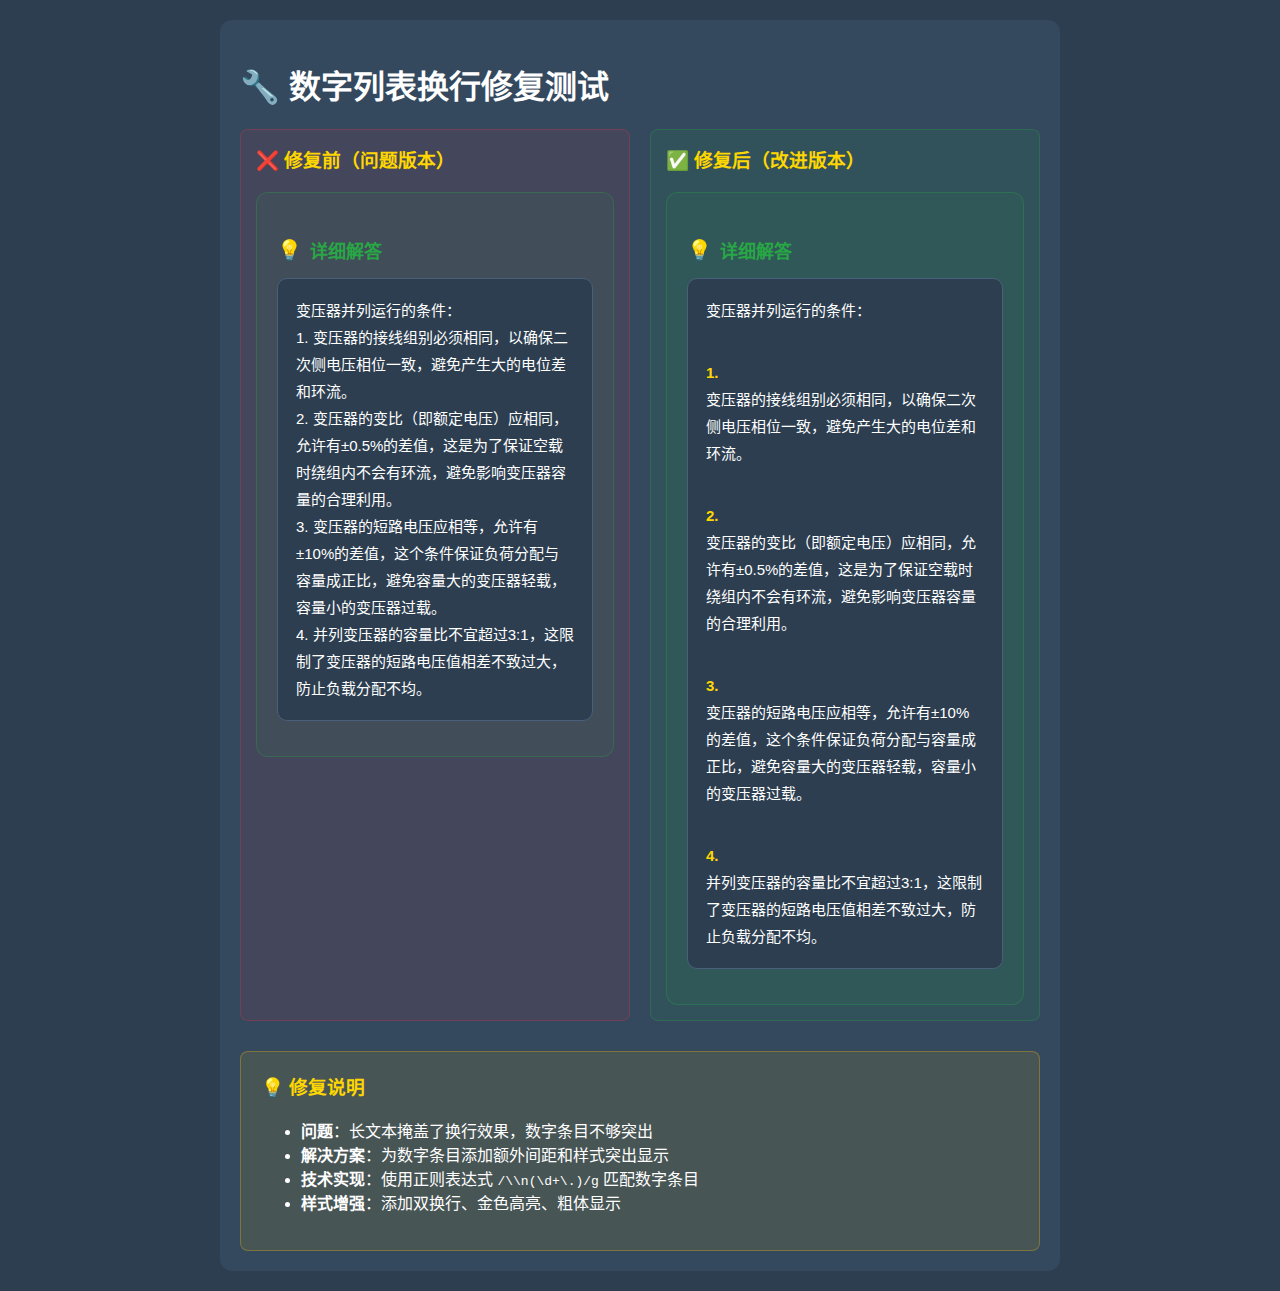
<file: test_numbered_list.html>
<!DOCTYPE html>
<html lang="zh-CN">
<head>
    <meta charset="UTF-8">
    <meta name="viewport" content="width=device-width, initial-scale=1.0">
    <title>数字列表换行测试</title>
    <style>
        body {
            font-family: Arial, sans-serif;
            margin: 20px;
            background: #2c3e50;
            color: white;
        }
        .container {
            max-width: 800px;
            margin: 0 auto;
            background: #34495e;
            padding: 20px;
            border-radius: 12px;
        }
        .calculation-solution {
            margin-top: 20px;
            padding: 20px;
            background: rgba(40, 167, 69, 0.08);
            border-radius: 12px;
            border: 1px solid rgba(40, 167, 69, 0.3);
        }
        .calculation-solution h4 {
            font-size: 18px;
            font-weight: 600;
            color: #28a745;
            margin-bottom: 15px;
            display: flex;
            align-items: center;
            gap: 8px;
        }
        .calculation-solution h4::before {
            content: "💡";
            font-size: 20px;
        }
        .calculation-steps {
            font-size: 15px;
            line-height: 1.8;
            margin-bottom: 15px;
            padding: 18px;
            background: #2c3e50;
            border-radius: 10px;
            border: 1px solid #4a5f7a;
        }
        .comparison {
            display: grid;
            grid-template-columns: 1fr 1fr;
            gap: 20px;
            margin: 20px 0;
        }
        .before, .after {
            padding: 15px;
            border-radius: 8px;
        }
        .before {
            background: rgba(220, 53, 69, 0.1);
            border: 1px solid rgba(220, 53, 69, 0.3);
        }
        .after {
            background: rgba(40, 167, 69, 0.1);
            border: 1px solid rgba(40, 167, 69, 0.3);
        }
        h3 {
            color: #ffd700;
            margin-top: 0;
        }
    </style>
</head>
<body>
    <div class="container">
        <h1>🔧 数字列表换行修复测试</h1>
        
        <div class="comparison">
            <div class="before">
                <h3>❌ 修复前（问题版本）</h3>
                <div class="calculation-solution">
                    <h4>详细解答</h4>
                    <div class="calculation-steps" id="beforeFix">
                        <!-- 修复前的效果 -->
                    </div>
                </div>
            </div>
            
            <div class="after">
                <h3>✅ 修复后（改进版本）</h3>
                <div class="calculation-solution">
                    <h4>详细解答</h4>
                    <div class="calculation-steps" id="afterFix">
                        <!-- 修复后的效果 -->
                    </div>
                </div>
            </div>
        </div>

        <div style="margin-top: 30px; padding: 20px; background: rgba(255, 193, 7, 0.1); border-radius: 8px; border: 1px solid rgba(255, 193, 7, 0.3);">
            <h3>💡 修复说明</h3>
            <ul>
                <li><strong>问题</strong>：长文本掩盖了换行效果，数字条目不够突出</li>
                <li><strong>解决方案</strong>：为数字条目添加额外间距和样式突出显示</li>
                <li><strong>技术实现</strong>：使用正则表达式 <code>/\\n(\d+\.)/g</code> 匹配数字条目</li>
                <li><strong>样式增强</strong>：添加双换行、金色高亮、粗体显示</li>
            </ul>
        </div>
    </div>

    <script>
        // 测试数据
        const testText = "变压器并列运行的条件：\\n1. 变压器的接线组别必须相同，以确保二次侧电压相位一致，避免产生大的电位差和环流。\\n2. 变压器的变比（即额定电压）应相同，允许有±0.5%的差值，这是为了保证空载时绕组内不会有环流，避免影响变压器容量的合理利用。\\n3. 变压器的短路电压应相等，允许有±10%的差值，这个条件保证负荷分配与容量成正比，避免容量大的变压器轻载，容量小的变压器过载。\\n4. 并列变压器的容量比不宜超过3:1，这限制了变压器的短路电压值相差不致过大，防止负载分配不均。";

        // 修复前的函数（原版本）
        function oldFormatTextWithLineBreaks(text) {
            return text.replace(/\\n/g, '<br>');
        }

        // 修复后的函数（新版本）
        function newFormatTextWithLineBreaks(text) {
            return text
                .replace(/\\n(\d+\.)/g, '<br><br><strong style="color: #ffd700; display: block; margin-top: 8px;">$1</strong>')
                .replace(/\\n/g, '<br>');
        }

        // 显示对比效果
        document.getElementById('beforeFix').innerHTML = oldFormatTextWithLineBreaks(testText);
        document.getElementById('afterFix').innerHTML = newFormatTextWithLineBreaks(testText);

        console.log('数字列表换行测试页面加载完成');
    </script>
</body>
</html>
</file>
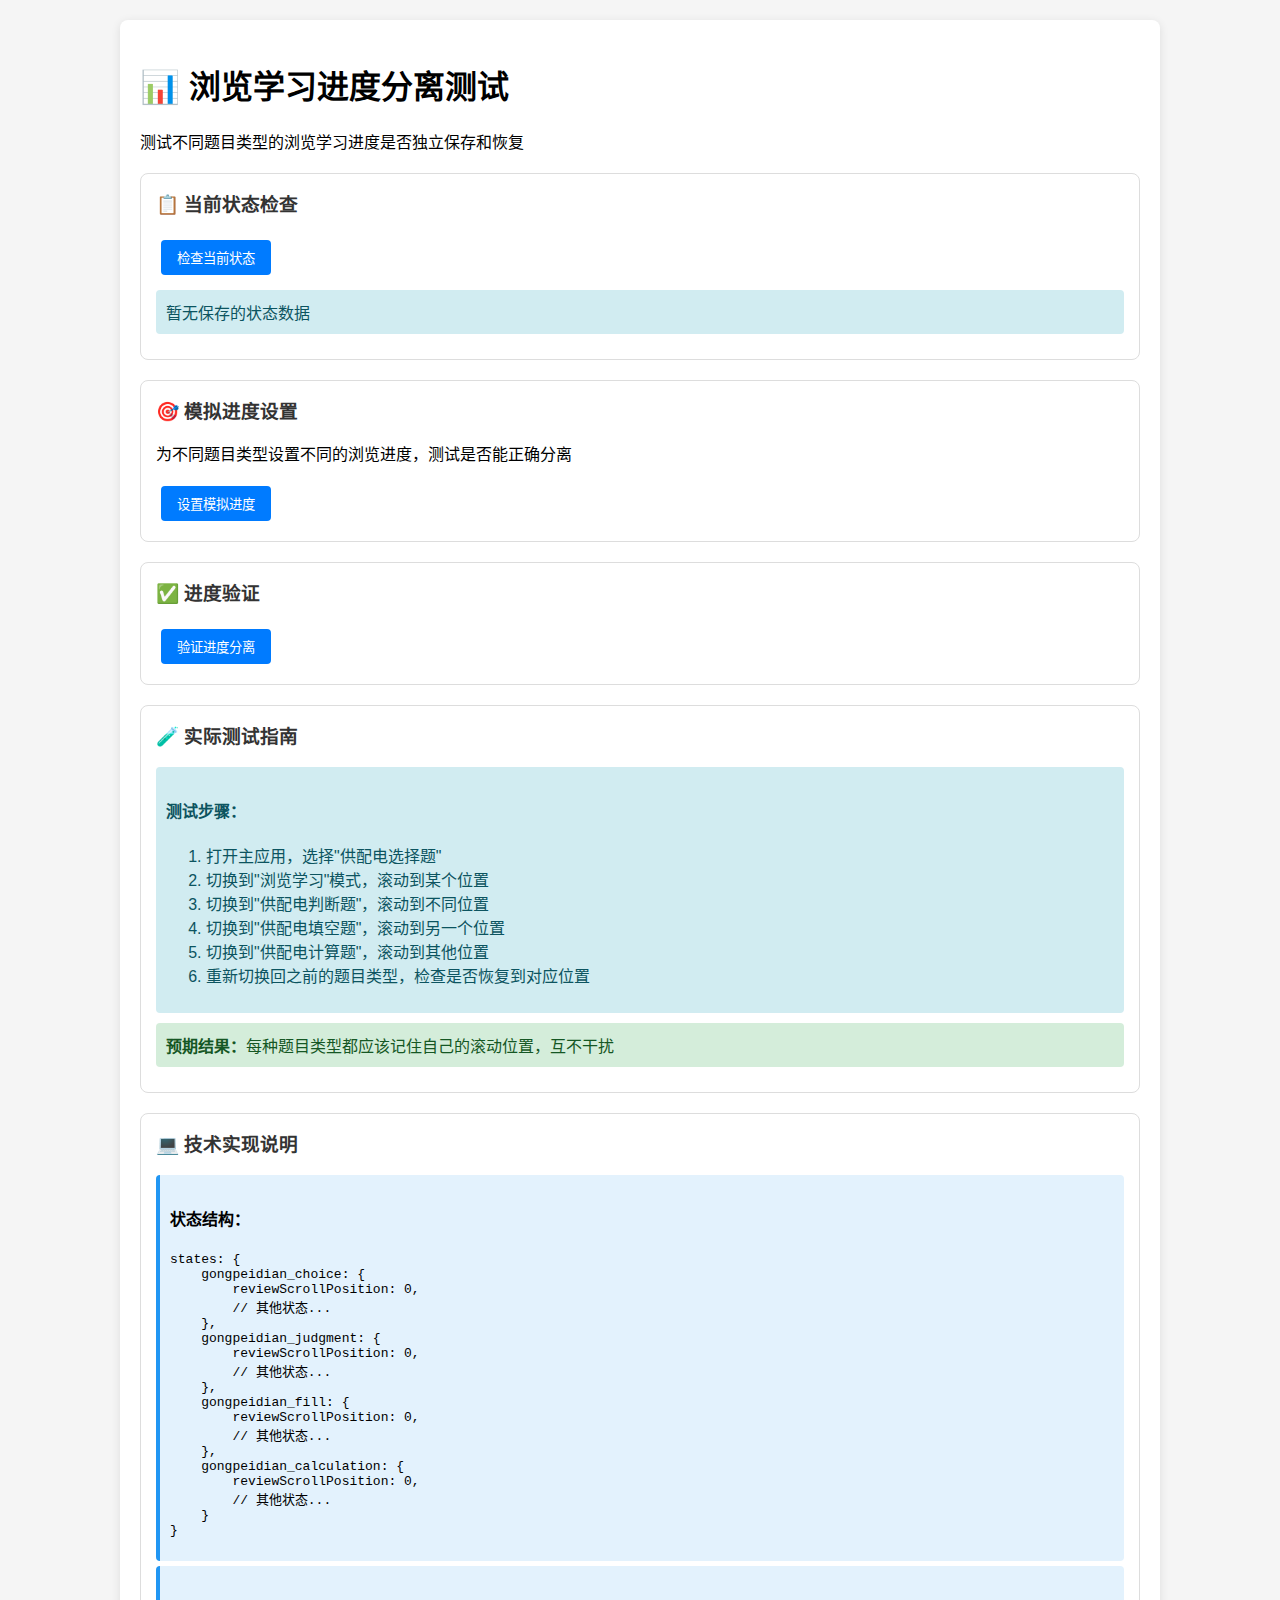
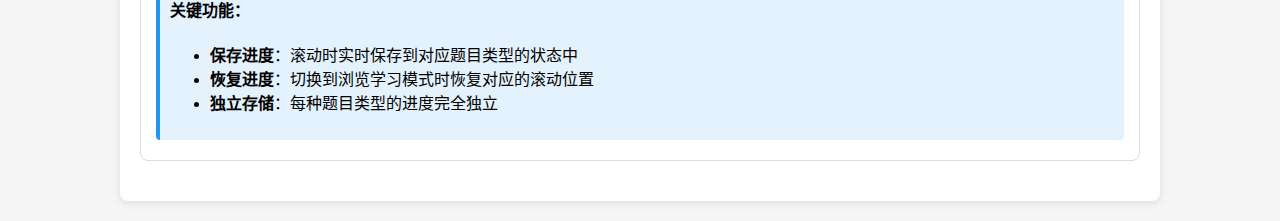
<file: test_review_progress.html>
<!DOCTYPE html>
<html lang="zh-CN">
<head>
    <meta charset="UTF-8">
    <meta name="viewport" content="width=device-width, initial-scale=1.0">
    <title>浏览学习进度分离测试</title>
    <style>
        body {
            font-family: Arial, sans-serif;
            margin: 20px;
            background: #f5f5f5;
        }
        .container {
            max-width: 1000px;
            margin: 0 auto;
            background: white;
            padding: 20px;
            border-radius: 8px;
            box-shadow: 0 2px 10px rgba(0,0,0,0.1);
        }
        .test-section {
            margin: 20px 0;
            padding: 15px;
            border: 1px solid #ddd;
            border-radius: 8px;
        }
        .test-section h3 {
            margin-top: 0;
            color: #333;
        }
        .progress-display {
            background: #2c3e50;
            color: white;
            padding: 15px;
            border-radius: 8px;
            margin: 10px 0;
            font-family: 'Courier New', monospace;
            font-size: 14px;
        }
        .quiz-type {
            background: #e3f2fd;
            padding: 10px;
            margin: 5px 0;
            border-radius: 4px;
            border-left: 4px solid #2196f3;
        }
        .success {
            background: #d4edda;
            color: #155724;
            padding: 10px;
            border-radius: 4px;
            margin: 10px 0;
        }
        .info {
            background: #d1ecf1;
            color: #0c5460;
            padding: 10px;
            border-radius: 4px;
            margin: 10px 0;
        }
        .button {
            background: #007bff;
            color: white;
            border: none;
            padding: 8px 16px;
            border-radius: 4px;
            cursor: pointer;
            margin: 5px;
        }
        .button:hover {
            background: #0056b3;
        }
        .scroll-position {
            font-weight: bold;
            color: #28a745;
        }
    </style>
</head>
<body>
    <div class="container">
        <h1>📊 浏览学习进度分离测试</h1>
        <p>测试不同题目类型的浏览学习进度是否独立保存和恢复</p>

        <!-- 当前状态显示 -->
        <div class="test-section">
            <h3>📋 当前状态检查</h3>
            <button class="button" onclick="checkCurrentStates()">检查当前状态</button>
            <div id="currentStates"></div>
        </div>

        <!-- 模拟进度设置 -->
        <div class="test-section">
            <h3>🎯 模拟进度设置</h3>
            <p>为不同题目类型设置不同的浏览进度，测试是否能正确分离</p>
            <button class="button" onclick="simulateProgress()">设置模拟进度</button>
            <div id="simulationResult"></div>
        </div>

        <!-- 进度验证 -->
        <div class="test-section">
            <h3>✅ 进度验证</h3>
            <button class="button" onclick="verifyProgress()">验证进度分离</button>
            <div id="verificationResult"></div>
        </div>

        <!-- 实际测试指南 -->
        <div class="test-section">
            <h3>🧪 实际测试指南</h3>
            <div class="info">
                <h4>测试步骤：</h4>
                <ol>
                    <li>打开主应用，选择"供配电选择题"</li>
                    <li>切换到"浏览学习"模式，滚动到某个位置</li>
                    <li>切换到"供配电判断题"，滚动到不同位置</li>
                    <li>切换到"供配电填空题"，滚动到另一个位置</li>
                    <li>切换到"供配电计算题"，滚动到其他位置</li>
                    <li>重新切换回之前的题目类型，检查是否恢复到对应位置</li>
                </ol>
            </div>
            <div class="success">
                <strong>预期结果：</strong>每种题目类型都应该记住自己的滚动位置，互不干扰
            </div>
        </div>

        <!-- 技术实现说明 -->
        <div class="test-section">
            <h3>💻 技术实现说明</h3>
            <div class="quiz-type">
                <h4>状态结构：</h4>
                <pre>states: {
    gongpeidian_choice: {
        reviewScrollPosition: 0,
        // 其他状态...
    },
    gongpeidian_judgment: {
        reviewScrollPosition: 0,
        // 其他状态...
    },
    gongpeidian_fill: {
        reviewScrollPosition: 0,
        // 其他状态...
    },
    gongpeidian_calculation: {
        reviewScrollPosition: 0,
        // 其他状态...
    }
}</pre>
            </div>
            <div class="quiz-type">
                <h4>关键功能：</h4>
                <ul>
                    <li><strong>保存进度</strong>：滚动时实时保存到对应题目类型的状态中</li>
                    <li><strong>恢复进度</strong>：切换到浏览学习模式时恢复对应的滚动位置</li>
                    <li><strong>独立存储</strong>：每种题目类型的进度完全独立</li>
                </ul>
            </div>
        </div>
    </div>

    <script>
        // 检查当前状态
        function checkCurrentStates() {
            const container = document.getElementById('currentStates');
            
            try {
                // 检查 localStorage 中的状态
                const quizStates = localStorage.getItem('quiz_states');
                
                if (quizStates) {
                    const states = JSON.parse(quizStates);
                    let html = '<div class="progress-display">';
                    html += '<h4>📊 当前保存的状态：</h4>';
                    
                    Object.keys(states).forEach(type => {
                        const state = states[type];
                        const scrollPos = state.reviewScrollPosition || 0;
                        html += `<div class="quiz-type">`;
                        html += `<strong>${getTypeName(type)}</strong><br>`;
                        html += `滚动位置: <span class="scroll-position">${scrollPos}px</span><br>`;
                        html += `当前题目: ${state.currentQuestionIndex || 0}<br>`;
                        html += `模式: ${state.mode || 'sequential'}`;
                        html += `</div>`;
                    });
                    
                    html += '</div>';
                    container.innerHTML = html;
                } else {
                    container.innerHTML = '<div class="info">暂无保存的状态数据</div>';
                }
            } catch (error) {
                container.innerHTML = `<div class="error">检查状态失败: ${error.message}</div>`;
            }
        }

        // 获取题目类型中文名称
        function getTypeName(type) {
            const names = {
                'gongpeidian_choice': '供配电选择题',
                'gongpeidian_judgment': '供配电判断题',
                'gongpeidian_fill': '供配电填空题',
                'gongpeidian_calculation': '供配电计算题'
            };
            return names[type] || type;
        }

        // 模拟设置不同的进度
        function simulateProgress() {
            const container = document.getElementById('simulationResult');
            
            try {
                // 创建模拟状态
                const mockStates = {
                    gongpeidian_choice: {
                        currentQuestionIndex: 0,
                        mode: 'sequential',
                        selectedAnswers: {},
                        questionOrder: [],
                        correctCount: 0,
                        answeredQuestions: [],
                        reviewScrollPosition: 500  // 模拟滚动到500px
                    },
                    gongpeidian_judgment: {
                        currentQuestionIndex: 0,
                        mode: 'sequential',
                        selectedAnswers: {},
                        questionOrder: [],
                        correctCount: 0,
                        answeredQuestions: [],
                        reviewScrollPosition: 1200  // 模拟滚动到1200px
                    },
                    gongpeidian_fill: {
                        currentQuestionIndex: 0,
                        mode: 'sequential',
                        selectedAnswers: {},
                        questionOrder: [],
                        correctCount: 0,
                        answeredQuestions: [],
                        reviewScrollPosition: 800   // 模拟滚动到800px
                    },
                    gongpeidian_calculation: {
                        currentQuestionIndex: 0,
                        mode: 'sequential',
                        selectedAnswers: {},
                        questionOrder: [],
                        correctCount: 0,
                        answeredQuestions: [],
                        reviewScrollPosition: 1500  // 模拟滚动到1500px
                    }
                };

                // 保存到 localStorage
                localStorage.setItem('quiz_states', JSON.stringify(mockStates));

                let html = '<div class="success">';
                html += '<h4>✅ 模拟进度设置完成：</h4>';
                html += '<ul>';
                html += '<li>供配电选择题：滚动位置 500px</li>';
                html += '<li>供配电判断题：滚动位置 1200px</li>';
                html += '<li>供配电填空题：滚动位置 800px</li>';
                html += '<li>供配电计算题：滚动位置 1500px</li>';
                html += '</ul>';
                html += '</div>';

                container.innerHTML = html;
            } catch (error) {
                container.innerHTML = `<div class="error">设置模拟进度失败: ${error.message}</div>`;
            }
        }

        // 验证进度分离
        function verifyProgress() {
            const container = document.getElementById('verificationResult');
            
            try {
                const quizStates = localStorage.getItem('quiz_states');
                
                if (!quizStates) {
                    container.innerHTML = '<div class="info">请先设置模拟进度</div>';
                    return;
                }

                const states = JSON.parse(quizStates);
                const expectedPositions = {
                    'gongpeidian_choice': 500,
                    'gongpeidian_judgment': 1200,
                    'gongpeidian_fill': 800,
                    'gongpeidian_calculation': 1500
                };

                let html = '<div class="progress-display">';
                html += '<h4>🔍 进度分离验证结果：</h4>';

                let allCorrect = true;
                Object.keys(expectedPositions).forEach(type => {
                    const expected = expectedPositions[type];
                    const actual = states[type]?.reviewScrollPosition || 0;
                    const isCorrect = actual === expected;
                    
                    if (!isCorrect) allCorrect = false;

                    html += `<div class="quiz-type">`;
                    html += `<strong>${getTypeName(type)}</strong><br>`;
                    html += `预期位置: ${expected}px<br>`;
                    html += `实际位置: <span class="scroll-position">${actual}px</span><br>`;
                    html += `状态: ${isCorrect ? '✅ 正确' : '❌ 错误'}`;
                    html += `</div>`;
                });

                html += '</div>';

                if (allCorrect) {
                    html += '<div class="success"><strong>🎉 验证通过！</strong>所有题目类型的进度都正确分离保存</div>';
                } else {
                    html += '<div class="error"><strong>❌ 验证失败！</strong>进度分离存在问题</div>';
                }

                container.innerHTML = html;
            } catch (error) {
                container.innerHTML = `<div class="error">验证失败: ${error.message}</div>`;
            }
        }

        // 页面加载时自动检查状态
        window.addEventListener('load', function() {
            checkCurrentStates();
            console.log('浏览学习进度分离测试页面加载完成');
        });
    </script>
</body>
</html>
</file>
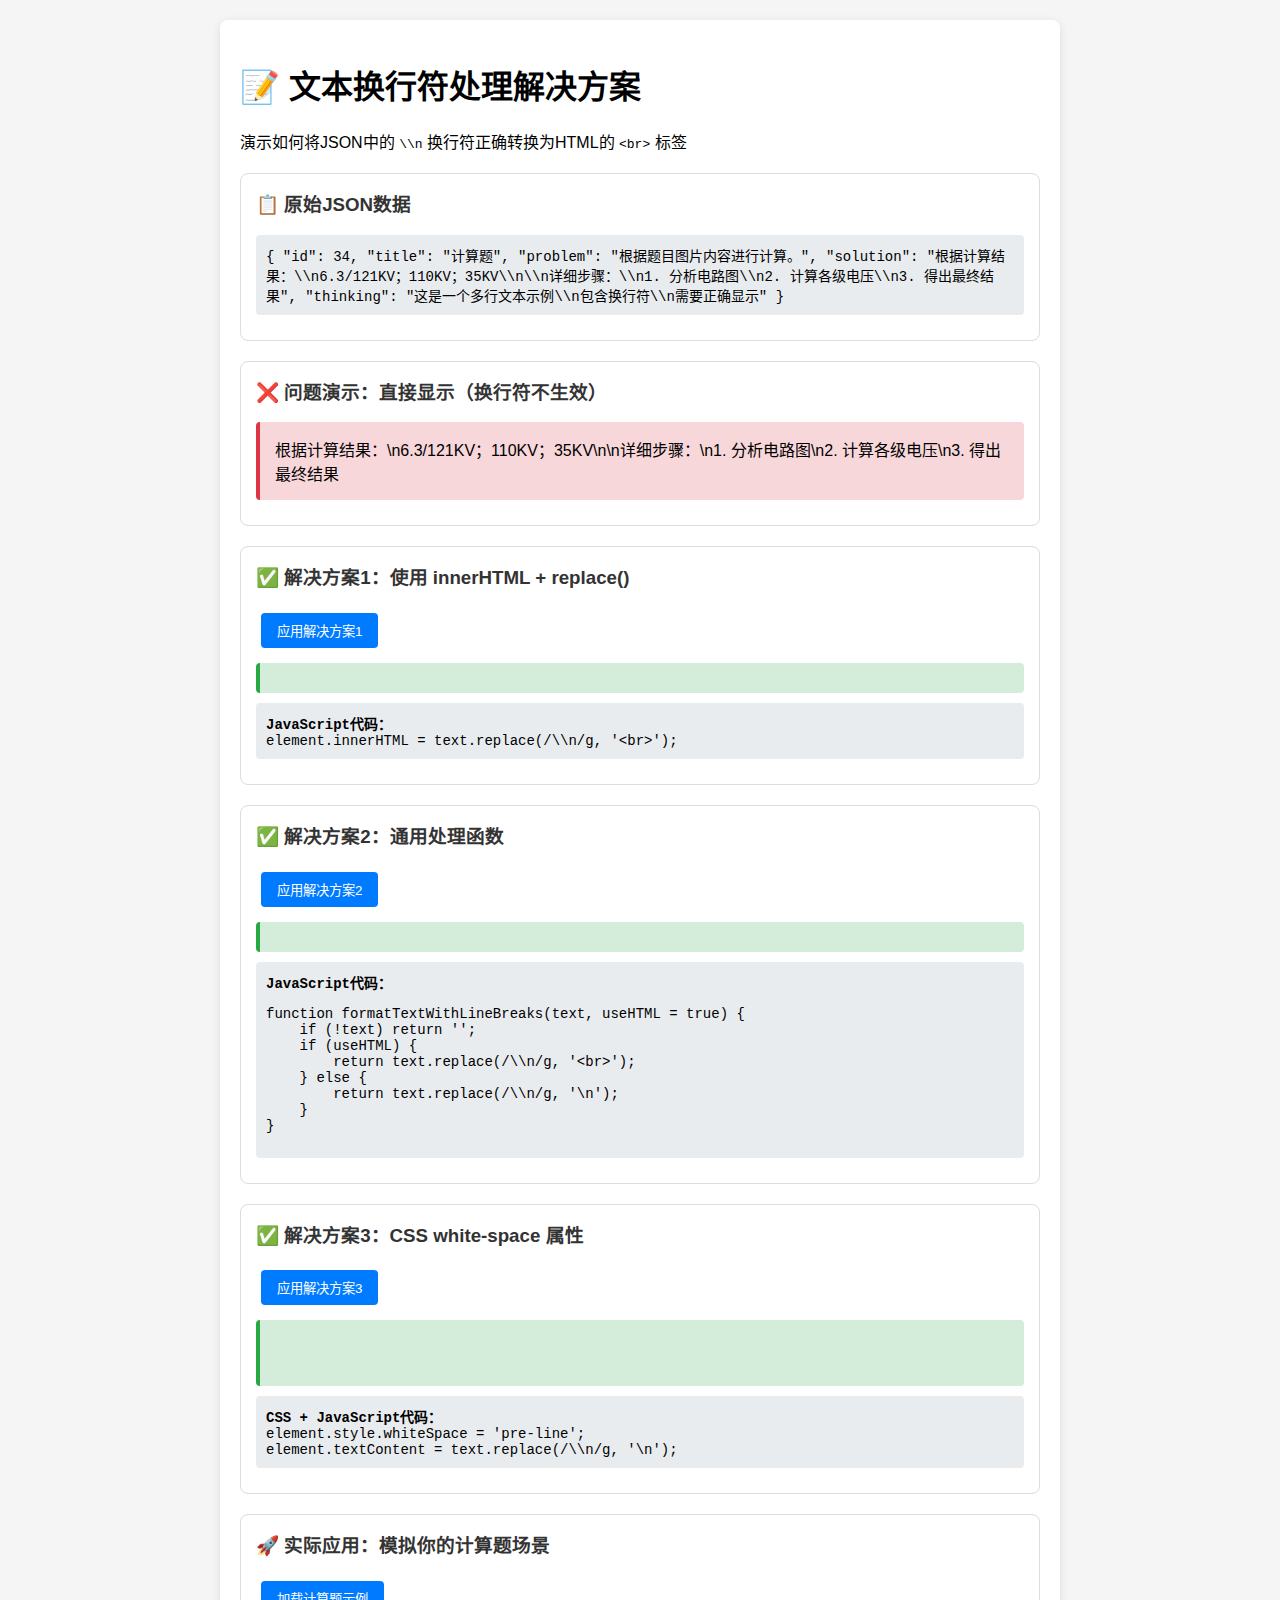
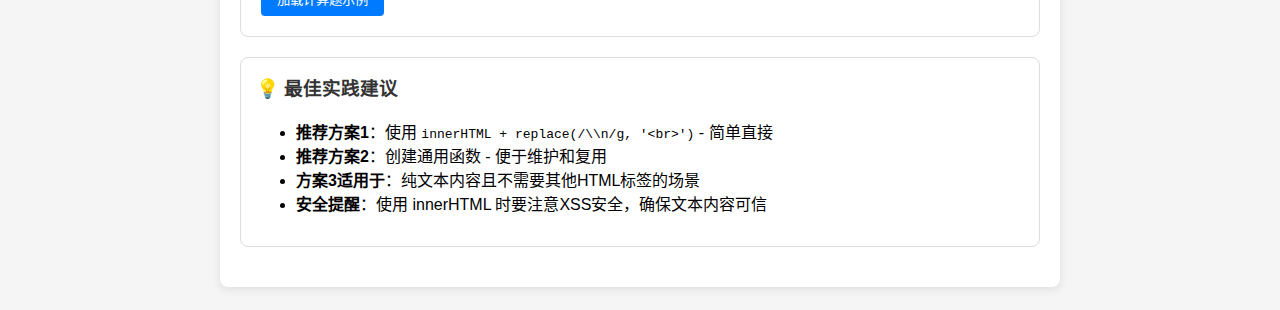
<file: text_newline_demo.html>
<!DOCTYPE html>
<html lang="zh-CN">
<head>
    <meta charset="UTF-8">
    <meta name="viewport" content="width=device-width, initial-scale=1.0">
    <title>文本换行符处理示例</title>
    <style>
        body {
            font-family: Arial, sans-serif;
            margin: 20px;
            background: #f5f5f5;
        }
        .container {
            max-width: 800px;
            margin: 0 auto;
            background: white;
            padding: 20px;
            border-radius: 8px;
            box-shadow: 0 2px 10px rgba(0,0,0,0.1);
        }
        .demo-section {
            margin: 20px 0;
            padding: 15px;
            border: 1px solid #ddd;
            border-radius: 8px;
        }
        .demo-section h3 {
            margin-top: 0;
            color: #333;
        }
        .text-display {
            background: #f8f9fa;
            padding: 15px;
            border-radius: 4px;
            margin: 10px 0;
            border-left: 4px solid #007bff;
        }
        .error {
            border-left-color: #dc3545;
            background: #f8d7da;
        }
        .success {
            border-left-color: #28a745;
            background: #d4edda;
        }
        .code {
            background: #e9ecef;
            padding: 10px;
            border-radius: 4px;
            font-family: 'Courier New', monospace;
            font-size: 14px;
            margin: 10px 0;
        }
        .button {
            background: #007bff;
            color: white;
            border: none;
            padding: 8px 16px;
            border-radius: 4px;
            cursor: pointer;
            margin: 5px;
        }
        .button:hover {
            background: #0056b3;
        }
    </style>
</head>
<body>
    <div class="container">
        <h1>📝 文本换行符处理解决方案</h1>
        <p>演示如何将JSON中的 <code>\\n</code> 换行符正确转换为HTML的 <code>&lt;br&gt;</code> 标签</p>

        <!-- 原始JSON数据展示 -->
        <div class="demo-section">
            <h3>📋 原始JSON数据</h3>
            <div class="code" id="jsonDisplay"></div>
        </div>

        <!-- 问题演示 -->
        <div class="demo-section">
            <h3>❌ 问题演示：直接显示（换行符不生效）</h3>
            <div class="text-display error" id="problemDemo">
                <!-- 这里会显示问题效果 -->
            </div>
        </div>

        <!-- 解决方案1：innerHTML -->
        <div class="demo-section">
            <h3>✅ 解决方案1：使用 innerHTML + replace()</h3>
            <button class="button" onclick="showInnerHTMLSolution()">应用解决方案1</button>
            <div class="text-display success" id="innerHTMLSolution">
                <!-- 这里会显示正确效果 -->
            </div>
            <div class="code">
                <strong>JavaScript代码：</strong><br>
                <code>element.innerHTML = text.replace(/\\n/g, '&lt;br&gt;');</code>
            </div>
        </div>

        <!-- 解决方案2：通用函数 -->
        <div class="demo-section">
            <h3>✅ 解决方案2：通用处理函数</h3>
            <button class="button" onclick="showUniversalSolution()">应用解决方案2</button>
            <div class="text-display success" id="universalSolution">
                <!-- 这里会显示正确效果 -->
            </div>
            <div class="code">
                <strong>JavaScript代码：</strong><br>
                <pre>function formatTextWithLineBreaks(text, useHTML = true) {
    if (!text) return '';
    if (useHTML) {
        return text.replace(/\\n/g, '&lt;br&gt;');
    } else {
        return text.replace(/\\n/g, '\n');
    }
}</pre>
            </div>
        </div>

        <!-- 解决方案3：CSS方式 -->
        <div class="demo-section">
            <h3>✅ 解决方案3：CSS white-space 属性</h3>
            <button class="button" onclick="showCSSSolution()">应用解决方案3</button>
            <div class="text-display success" id="cssSolution" style="white-space: pre-line;">
                <!-- 这里会显示正确效果 -->
            </div>
            <div class="code">
                <strong>CSS + JavaScript代码：</strong><br>
                <code>element.style.whiteSpace = 'pre-line';</code><br>
                <code>element.textContent = text.replace(/\\n/g, '\n');</code>
            </div>
        </div>

        <!-- 实际应用示例 -->
        <div class="demo-section">
            <h3>🚀 实际应用：模拟你的计算题场景</h3>
            <button class="button" onclick="showRealExample()">加载计算题示例</button>
            <div id="realExample">
                <!-- 这里会显示实际应用效果 -->
            </div>
        </div>

        <!-- 最佳实践建议 -->
        <div class="demo-section">
            <h3>💡 最佳实践建议</h3>
            <ul>
                <li><strong>推荐方案1</strong>：使用 <code>innerHTML + replace(/\\n/g, '&lt;br&gt;')</code> - 简单直接</li>
                <li><strong>推荐方案2</strong>：创建通用函数 - 便于维护和复用</li>
                <li><strong>方案3适用于</strong>：纯文本内容且不需要其他HTML标签的场景</li>
                <li><strong>安全提醒</strong>：使用 innerHTML 时要注意XSS安全，确保文本内容可信</li>
            </ul>
        </div>
    </div>

    <script>
        // 模拟你的JSON数据
        const sampleData = {
            "id": 34,
            "title": "计算题",
            "problem": "根据题目图片内容进行计算。",
            "solution": "根据计算结果：\\n6.3/121KV；110KV；35KV\\n\\n详细步骤：\\n1. 分析电路图\\n2. 计算各级电压\\n3. 得出最终结果",
            "thinking": "这是一个多行文本示例\\n包含换行符\\n需要正确显示"
        };

        // 显示原始JSON数据
        document.getElementById('jsonDisplay').textContent = JSON.stringify(sampleData, null, 2);

        // 问题演示：直接显示（换行符不生效）
        document.getElementById('problemDemo').textContent = sampleData.solution;

        // 解决方案1：innerHTML + replace
        function showInnerHTMLSolution() {
            const element = document.getElementById('innerHTMLSolution');
            element.innerHTML = sampleData.solution.replace(/\\n/g, '<br>');
        }

        // 解决方案2：通用处理函数
        function formatTextWithLineBreaks(text, useHTML = true) {
            if (!text) return '';
            if (useHTML) {
                return text.replace(/\\n/g, '<br>');
            } else {
                return text.replace(/\\n/g, '\n');
            }
        }

        function showUniversalSolution() {
            const element = document.getElementById('universalSolution');
            element.innerHTML = formatTextWithLineBreaks(sampleData.solution);
        }

        // 解决方案3：CSS white-space
        function showCSSSolution() {
            const element = document.getElementById('cssSolution');
            element.style.whiteSpace = 'pre-line';
            element.textContent = sampleData.solution.replace(/\\n/g, '\n');
        }

        // 实际应用示例
        function showRealExample() {
            const container = document.getElementById('realExample');
            
            // 模拟你的计算题显示逻辑
            const questionHtml = `
                <div style="border: 1px solid #ddd; border-radius: 8px; padding: 15px; margin: 10px 0;">
                    <h4>${sampleData.title}</h4>
                    <div style="margin: 10px 0;">
                        <strong>题目：</strong><br>
                        <div style="background: #f8f9fa; padding: 10px; border-radius: 4px;">
                            ${sampleData.problem}
                        </div>
                    </div>
                    <div style="margin: 10px 0;">
                        <strong>解题思路：</strong><br>
                        <div style="background: #e3f2fd; padding: 10px; border-radius: 4px;">
                            ${formatTextWithLineBreaks(sampleData.thinking)}
                        </div>
                    </div>
                    <div style="margin: 10px 0;">
                        <strong>详细解答：</strong><br>
                        <div style="background: #e8f5e8; padding: 10px; border-radius: 4px;">
                            ${formatTextWithLineBreaks(sampleData.solution)}
                        </div>
                    </div>
                </div>
            `;
            
            container.innerHTML = questionHtml;
        }

        // 页面加载时显示问题演示
        window.addEventListener('load', function() {
            // 自动显示问题演示
            console.log('页面加载完成，演示数据已准备就绪');
        });

        // 额外的工具函数：处理更复杂的文本格式
        function advancedTextFormatter(text) {
            if (!text) return '';
            
            return text
                .replace(/\\n/g, '<br>')           // 换行符转换
                .replace(/\\t/g, '&nbsp;&nbsp;&nbsp;&nbsp;')  // 制表符转换
                .replace(/\s{2,}/g, '&nbsp;&nbsp;'); // 多个空格保持
        }

        // 安全的HTML转义函数（防止XSS）
        function escapeHtml(text) {
            const div = document.createElement('div');
            div.textContent = text;
            return div.innerHTML;
        }

        // 安全的换行符处理函数
        function safeFormatTextWithLineBreaks(text) {
            if (!text) return '';
            return escapeHtml(text).replace(/\\n/g, '<br>');
        }
    </script>
</body>
</html>
</file>
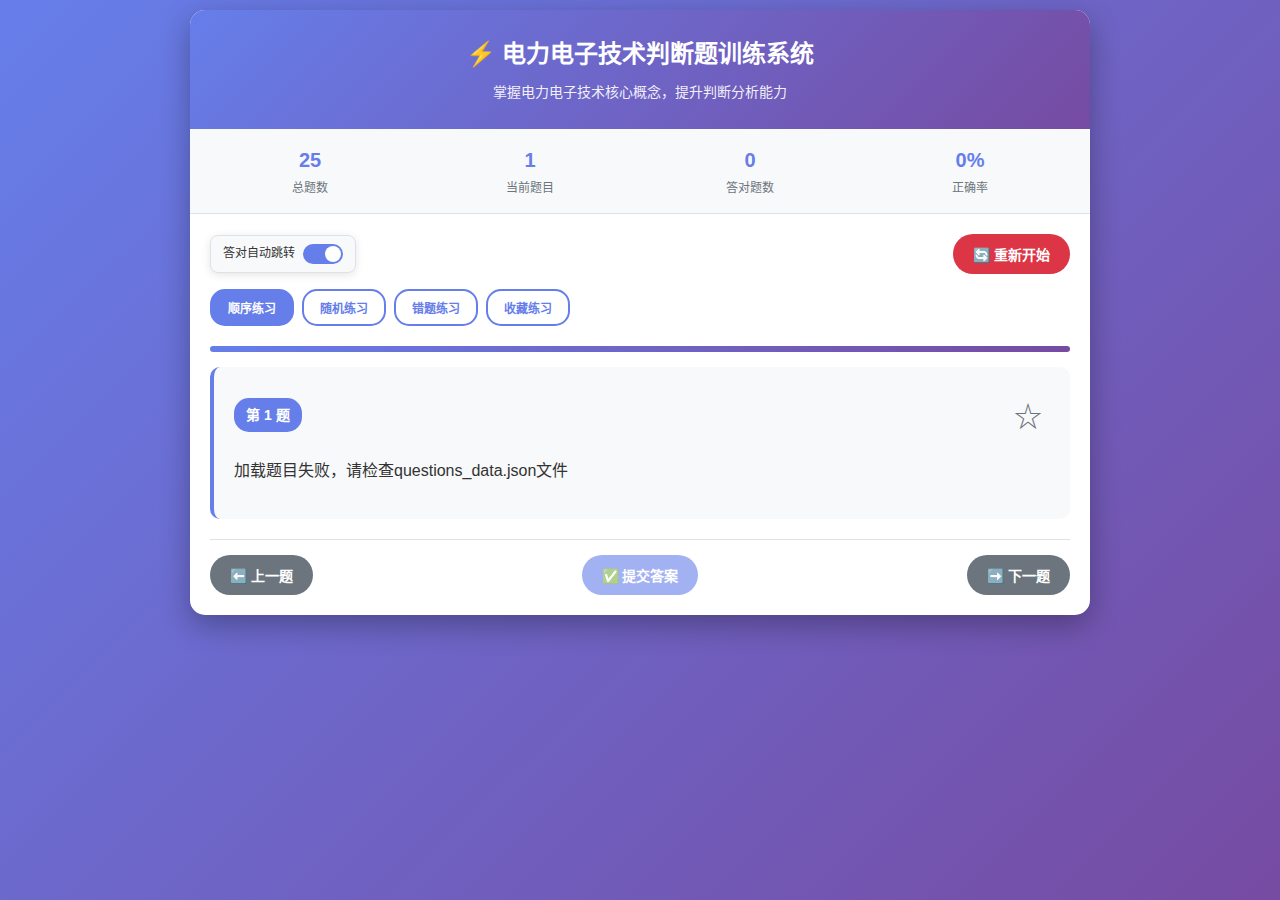
<file: 判断题训练.html>
<!DOCTYPE html>
<html lang="zh-CN">
<head>
    <meta charset="UTF-8">
    <meta name="viewport" content="width=device-width, initial-scale=1.0, user-scalable=no">
    <title>电力电子技术判断题训练系统</title>
    <link rel="stylesheet" href="styles.css">
</head>
<body>
    <div class="container">
        <div class="header">
            <h1>⚡ 电力电子技术判断题训练系统</h1>
            <p>掌握电力电子技术核心概念，提升判断分析能力</p>
        </div>

        <div class="stats">
            <div class="stat-item">
                <div class="stat-number" id="totalQuestions">25</div>
                <div class="stat-label">总题数</div>
            </div>
            <div class="stat-item">
                <div class="stat-number" id="currentQuestion">1</div>
                <div class="stat-label">当前题目</div>
            </div>
            <div class="stat-item">
                <div class="stat-number" id="correctCount">0</div>
                <div class="stat-label">答对题数</div>
            </div>
            <div class="stat-item">
                <div class="stat-number" id="accuracy">0%</div>
                <div class="stat-label">正确率</div>
            </div>
        </div>

        <div class="quiz-container">
            <div class="top-controls">
                <div class="control-row">
                    <div class="auto-next-controls" id="autoNextControls">
                        <div class="auto-next-toggle">
                            <span>答对自动跳转</span>
                            <div class="toggle-switch active" id="autoNextToggle" onclick="toggleAutoNext()">
                                <div class="toggle-slider"></div>
                            </div>
                        </div>
                    </div>
                    <button class="btn btn-reset" onclick="resetQuiz()">🔄 重新开始</button>
                </div>

                <div class="mode-selector">
                    <button class="mode-btn active" onclick="setMode('sequential', this)">顺序练习</button>
                    <button class="mode-btn" onclick="setMode('random', this)">随机练习</button>
                    <button class="mode-btn" onclick="setMode('wrong', this)">错题练习</button>
                    <button class="mode-btn" onclick="setMode('favorites', this)">收藏练习</button>
                </div>
            </div>

            <div class="progress-bar">
                <div class="progress-fill" id="progressFill"></div>
            </div>

            <div class="question-card">
                <div class="question-header">
                    <span class="question-number" id="questionNumber">第 1 题</span>
                    <button class="btn-favorite" id="favoriteBtn" onclick="toggleFavorite()" title="收藏题目">
                        <span id="favoriteIcon">☆</span>
                    </button>
                </div>
                
                <div class="question-text" id="questionText">
                    正在加载题目...
                </div>

                <ul class="options" id="optionsList">
                    <!-- 选项将通过JavaScript动态生成 -->
                </ul>

                <div class="result-panel" id="resultPanel">
                    <div id="resultText"></div>
                </div>
            </div>

            <div class="controls">
                <button class="btn btn-secondary" id="prevBtn" onclick="previousQuestion()">⬅️ 上一题</button>
                <div class="center-controls">
                    <button class="btn btn-primary" id="submitBtn" onclick="submitAnswer()" disabled>✅ 提交答案</button>
                    <button class="btn btn-primary" id="nextBtn" onclick="nextQuestion()" style="display: none;">➡️ 下一题</button>
                </div>
                <button class="btn btn-secondary" id="nextOnlyBtn" onclick="nextQuestion()">➡️ 下一题</button>
            </div>
        </div>
    </div>

    <script>
        // 修改quiz_app.js来加载判断题数据
        class JudgmentQuizApp {
            constructor() {
                this.questions = [];
                this.currentQuestionIndex = 0;
                this.selectedAnswer = null;
                this.correctCount = 0;
                this.answeredQuestions = [];
                this.wrongQuestions = [];
                this.favoriteQuestions = this.loadFavorites();
                this.mode = 'sequential';
                this.questionOrder = [];
                this.autoNextTimer = null;
                this.autoNextEnabled = true;
                
                this.init();
            }

            async init() {
                try {
                    this.setupThemeDetection();
                    this.setupResizeListener();
                    await this.loadQuestions();
                    this.setupQuestionOrder();
                    this.displayQuestion();
                    this.updateStats();
                } catch (error) {
                    console.error('初始化失败:', error);
                    document.getElementById('questionText').textContent = '加载题目失败，请检查电力电子判断题_清理版.json文件';
                }
            }

            async loadQuestions() {
                try {
                    const response = await fetch('电力电子判断题_清理版.json');
                    if (!response.ok) {
                        throw new Error(`HTTP error! status: ${response.status}`);
                    }
                    this.questions = await response.json();
                    console.log(`成功加载 ${this.questions.length} 道判断题`);
                } catch (error) {
                    console.error('加载判断题失败:', error);
                    this.questions = this.getSampleQuestions();
                }
            }

            getSampleQuestions() {
                return [
                    {
                        "id": 1,
                        "question": "电压型逆变电路输出电压波形是幅值一定的矩形波，而电流波形则不一定（由负阻决定）。",
                        "options": ["正确", "错误"],
                        "correctAnswer": 0,
                        "explanation": ""
                    }
                ];
            }

            // 其他方法与原来的QuizApp相同，这里省略...
        }

        // 使用判断题应用替换原来的应用
        document.addEventListener('DOMContentLoaded', () => {
            window.quizApp = new JudgmentQuizApp();
            document.getElementById('autoNextControls').classList.add('show');
        });
    </script>
    <script src="quiz_app.js"></script>
</body>
</html>
</file>
<file: styles.css>
/* 电力电子技术题目训练系统样式 */

:root {
    /* 浅色主题 */
    --bg-gradient: linear-gradient(135deg, #667eea 0%, #764ba2 100%);
    --container-bg: #ffffff;
    --text-color: #333333;
    --card-bg: #f8f9fa;
    --border-color: #dee2e6;
    --option-bg: #ffffff;
    --option-hover: #f8f9ff;
    --option-selected: #e7f3ff;
    --primary-color: #667eea;
    --secondary-color: #6c757d;
    --success-color: #28a745;
    --danger-color: #dc3545;
    --warning-color: #ffc107;
    --stats-bg: #f8f9fa;
}

/* 暗色主题 */
@media (prefers-color-scheme: dark) {
    :root {
        --bg-gradient: linear-gradient(135deg, #0d1117 0%, #161b22 100%);
        --container-bg: #0d1117;
        --text-color: #f0f6fc;
        --card-bg: #161b22;
        --border-color: #30363d;
        --option-bg: #21262d;
        --option-hover: #30363d;
        --option-selected: #1f6feb;
        --primary-color: #58a6ff;
        --secondary-color: #8b949e;
        --success-color: #3fb950;
        --danger-color: #f85149;
        --warning-color: #d29922;
        --stats-bg: #161b22;
    }
}

* {
    margin: 0;
    padding: 0;
    box-sizing: border-box;
}

body {
    font-family: 'Microsoft YaHei', -apple-system, BlinkMacSystemFont, 'Segoe UI', Arial, sans-serif;
    background: var(--bg-gradient);
    min-height: 100vh;
    padding: 10px;
    line-height: 1.6;
    color: var(--text-color);
}

.container {
    max-width: 900px;
    margin: 0 auto;
    background: var(--container-bg);
    border-radius: 15px;
    box-shadow: 0 10px 30px rgba(0,0,0,0.3);
    overflow: hidden;
}

.header {
    background: var(--bg-gradient);
    color: white;
    padding: 25px 20px;
    text-align: center;
}

.header h1 {
    font-size: 24px;
    margin-bottom: 8px;
    font-weight: 600;
}

.header p {
    font-size: 14px;
    opacity: 0.9;
}

.stats {
    display: grid;
    grid-template-columns: repeat(4, 1fr);
    background: var(--stats-bg);
    padding: 15px;
    border-bottom: 1px solid var(--border-color);
    gap: 10px;
}

.stat-item {
    text-align: center;
}

.stat-number {
    font-size: 20px;
    font-weight: bold;
    color: var(--primary-color);
}

.stat-label {
    font-size: 12px;
    color: var(--secondary-color);
    margin-top: 3px;
}

.quiz-container {
    padding: 20px;
}

/* 主页面样式 */
.quiz-type-selector {
    padding: 30px 20px;
    display: grid;
    grid-template-columns: repeat(auto-fit, minmax(300px, 1fr));
    gap: 20px;
    max-width: 800px;
    margin: 0 auto;
}

.type-card {
    background: var(--card-bg);
    border: 2px solid var(--border-color);
    border-radius: 15px;
    padding: 30px 20px;
    text-align: center;
    cursor: pointer;
    transition: all 0.3s ease;
    position: relative;
    overflow: hidden;
}

.type-card:hover {
    border-color: var(--primary-color);
    transform: translateY(-5px);
    box-shadow: 0 10px 25px rgba(102, 126, 234, 0.2);
}

.type-card:active {
    transform: translateY(-2px);
}

.type-icon {
    font-size: 48px;
    margin-bottom: 15px;
}

.type-card h3 {
    color: var(--text-color);
    font-size: 24px;
    margin-bottom: 10px;
    font-weight: 600;
}

.type-card p {
    color: var(--secondary-color);
    margin-bottom: 15px;
    line-height: 1.5;
}

.type-features {
    display: flex;
    flex-direction: column;
    gap: 5px;
    margin-top: 15px;
}

.type-features span {
    color: var(--primary-color);
    font-size: 14px;
    font-weight: 500;
}

.quiz-interface {
    animation: fadeIn 0.3s ease-in-out;
}

.quiz-header {
    display: flex;
    align-items: center;
    gap: 15px;
    padding: 20px;
    border-bottom: 1px solid var(--border-color);
}

.btn-back {
    background: var(--secondary-color);
    color: white;
    padding: 8px 16px;
    border: none;
    border-radius: 15px;
    cursor: pointer;
    font-size: 14px;
    font-weight: 600;
    transition: all 0.2s ease;
}

.btn-back:hover {
    background: #5a6268;
    transform: translateY(-1px);
}

#quizTitle {
    color: var(--text-color);
    font-size: 20px;
    font-weight: 600;
    margin: 0;
}

@keyframes fadeIn {
    from {
        opacity: 0;
        transform: translateY(20px);
    }
    to {
        opacity: 1;
        transform: translateY(0);
    }
}

/* 主页面样式 */
.quiz-type-selector {
    padding: 30px 20px;
    display: grid;
    grid-template-columns: repeat(auto-fit, minmax(300px, 1fr));
    gap: 20px;
    max-width: 800px;
    margin: 0 auto;
}

.type-card {
    background: var(--card-bg);
    border: 2px solid var(--border-color);
    border-radius: 15px;
    padding: 30px 20px;
    text-align: center;
    cursor: pointer;
    transition: all 0.3s ease;
    position: relative;
    overflow: hidden;
}

.type-card:hover {
    border-color: var(--primary-color);
    transform: translateY(-5px);
    box-shadow: 0 10px 25px rgba(102, 126, 234, 0.2);
}

.type-card:active {
    transform: translateY(-2px);
}

.type-icon {
    font-size: 48px;
    margin-bottom: 15px;
}

.type-card h3 {
    color: var(--text-color);
    font-size: 24px;
    margin-bottom: 10px;
    font-weight: 600;
}

.type-card p {
    color: var(--secondary-color);
    margin-bottom: 15px;
    line-height: 1.5;
}

.type-features {
    display: flex;
    flex-direction: column;
    gap: 5px;
    margin-top: 15px;
}

.type-features span {
    color: var(--primary-color);
    font-size: 14px;
    font-weight: 500;
}

.quiz-interface {
    animation: fadeIn 0.3s ease-in-out;
}

.quiz-header {
    display: flex;
    align-items: center;
    gap: 15px;
    padding: 20px;
    border-bottom: 1px solid var(--border-color);
}

.btn-back {
    background: var(--secondary-color);
    color: white;
    padding: 8px 16px;
    border: none;
    border-radius: 15px;
    cursor: pointer;
    font-size: 14px;
    font-weight: 600;
    transition: all 0.2s ease;
}

.btn-back:hover {
    background: #5a6268;
    transform: translateY(-1px);
}

#quizTitle {
    color: var(--text-color);
    font-size: 20px;
    font-weight: 600;
    margin: 0;
}

@keyframes fadeIn {
    from {
        opacity: 0;
        transform: translateY(20px);
    }
    to {
        opacity: 1;
        transform: translateY(0);
    }
}

.top-controls {
    margin-bottom: 20px;
}

.control-row {
    display: flex;
    justify-content: space-between;
    align-items: center;
    margin-bottom: 15px;
    flex-wrap: wrap;
    gap: 10px;
}

.btn-reset {
    background: #dc3545;
    color: white;
    padding: 8px 16px;
    border: none;
    border-radius: 15px;
    cursor: pointer;
    font-size: 12px;
    font-weight: 600;
    transition: all 0.2s ease;
}

.btn-reset:hover {
    background: #c82333;
    transform: translateY(-1px);
}

.question-card {
    background: var(--card-bg);
    border-radius: 10px;
    padding: 20px;
    margin-bottom: 20px;
    border-left: 4px solid var(--primary-color);
}

.question-header {
    display: flex;
    justify-content: space-between;
    align-items: center;
    margin-bottom: 15px;
}

.question-number {
    background: var(--primary-color);
    color: white;
    padding: 6px 12px;
    border-radius: 15px;
    font-weight: bold;
    font-size: 14px;
}

.btn-favorite {
    background: none;
    border: none;
    font-size: 28px;
    cursor: pointer;
    padding: 8px;
    border-radius: 50%;
    transition: all 0.2s ease;
    color: var(--secondary-color);
    min-width: 44px;
    min-height: 44px;
    display: flex;
    align-items: center;
    justify-content: center;
}

.btn-favorite:hover {
    background: rgba(102, 126, 234, 0.1);
    transform: scale(1.1);
}

.btn-favorite.favorited {
    color: var(--warning-color);
}

.btn-favorite.favorited:hover {
    color: #e0a800;
}

.question-text {
    font-size: 16px;
    line-height: 1.6;
    margin-bottom: 15px;
    color: var(--text-color);
    font-weight: 500;
}

.question-image {
    text-align: center;
    margin: 15px 0;
}

.question-image img {
    max-width: 100%;
    height: auto;
    border-radius: 8px;
    box-shadow: 0 4px 8px rgba(0,0,0,0.1);
}

.options {
    list-style: none;
}

.option {
    background: var(--option-bg);
    border: 2px solid var(--border-color);
    border-radius: 8px;
    padding: 12px;
    margin-bottom: 8px;
    cursor: pointer;
    transition: all 0.2s ease;
    display: flex;
    align-items: center;
    min-height: 50px;
}

.option:hover {
    border-color: var(--primary-color);
    background: var(--option-hover);
    transform: translateY(-1px);
}

.option:active {
    transform: translateY(0);
}

.option.selected {
    border-color: var(--primary-color);
    background: var(--option-selected);
}

.option.correct {
    border-color: var(--success-color);
    background: #d4edda;
    color: #155724;
}

.option.incorrect {
    border-color: var(--danger-color);
    background: #f8d7da;
    color: #721c24;
}

/* 暗色主题下的选项颜色 */
@media (prefers-color-scheme: dark) {
    .option.correct {
        background: #1a2e1a;
        color: #7ee787;
        border-color: var(--success-color);
    }

    .option.incorrect {
        background: #2e1a1a;
        color: #ffa198;
        border-color: var(--danger-color);
    }
}

.option-label {
    background: var(--primary-color);
    color: white;
    width: 28px;
    height: 28px;
    border-radius: 50%;
    display: flex;
    align-items: center;
    justify-content: center;
    margin-right: 12px;
    font-weight: bold;
    flex-shrink: 0;
    font-size: 14px;
}

.option.correct .option-label {
    background: var(--success-color);
}

.option.incorrect .option-label {
    background: var(--danger-color);
}

.option-text {
    flex: 1;
    font-size: 14px;
    color: var(--text-color);
}

.controls {
    display: flex;
    justify-content: space-between;
    align-items: center;
    margin-top: 20px;
    padding-top: 15px;
    border-top: 1px solid #dee2e6;
    gap: 10px;
}

.center-controls {
    display: flex;
    gap: 10px;
}

.btn {
    padding: 10px 20px;
    border: none;
    border-radius: 20px;
    font-size: 14px;
    font-weight: 600;
    cursor: pointer;
    transition: all 0.2s ease;
    min-height: 40px;
}

.btn-primary {
    background: var(--primary-color);
    color: white;
}

.btn-primary:hover:not(:disabled) {
    background: #5a6fd8;
    transform: translateY(-1px);
}

.btn-secondary {
    background: var(--secondary-color);
    color: white;
}

.btn-secondary:hover:not(:disabled) {
    background: #5a6268;
}

.btn-cancel {
    background: var(--warning-color);
    color: #212529;
    font-size: 12px;
    padding: 6px 12px;
    margin-left: 10px;
}

.btn-cancel:hover {
    background: #e0a800;
}

.btn:disabled {
    opacity: 0.6;
    cursor: not-allowed;
    transform: none;
}

.result-panel {
    background: var(--option-selected);
    border: 1px solid var(--primary-color);
    border-radius: 8px;
    padding: 15px;
    margin-top: 15px;
    display: none;
    color: var(--text-color);
}

.result-panel.show {
    display: block;
}

.result-correct {
    background: #d4edda;
    border-color: var(--success-color);
    color: #155724;
}

.result-incorrect {
    background: #f8d7da;
    border-color: var(--danger-color);
    color: #721c24;
}

/* 暗色主题下的结果面板颜色 */
@media (prefers-color-scheme: dark) {
    .result-correct {
        background: #1a2e1a;
        color: #7ee787;
        border-color: var(--success-color);
    }

    .result-incorrect {
        background: #2e1a1a;
        color: #ffa198;
        border-color: var(--danger-color);
    }
}

.auto-next {
    margin-top: 10px;
    padding: 8px;
    background: rgba(255,255,255,0.3);
    border-radius: 5px;
    font-size: 12px;
    display: flex;
    align-items: center;
    justify-content: space-between;
}

.progress-bar {
    background: #e9ecef;
    height: 6px;
    border-radius: 3px;
    overflow: hidden;
    margin-bottom: 15px;
}

.progress-fill {
    background: linear-gradient(90deg, #667eea, #764ba2);
    height: 100%;
    transition: width 0.3s ease;
}

.mode-selector {
    display: flex;
    gap: 8px;
    margin-bottom: 15px;
    flex-wrap: wrap;
}

.mode-btn {
    padding: 8px 16px;
    border: 2px solid var(--primary-color);
    background: var(--container-bg);
    color: var(--primary-color);
    border-radius: 15px;
    cursor: pointer;
    transition: all 0.2s ease;
    font-size: 12px;
    font-weight: 600;
}

.mode-btn.active {
    background: var(--primary-color);
    color: white;
}

.mode-btn:hover {
    transform: translateY(-1px);
}

.auto-next-controls {
    background: var(--stats-bg);
    border: 1px solid var(--border-color);
    padding: 8px 12px;
    border-radius: 8px;
    box-shadow: 0 2px 8px rgba(0,0,0,0.1);
    display: none;
}

.auto-next-controls.show {
    display: block;
}

.auto-next-toggle {
    display: flex;
    align-items: center;
    gap: 8px;
    font-size: 12px;
    color: var(--text-color);
    font-weight: 500;
}

.toggle-switch {
    position: relative;
    width: 40px;
    height: 20px;
    background: var(--secondary-color);
    border-radius: 10px;
    cursor: pointer;
    transition: background 0.2s;
}

.toggle-switch.active {
    background: var(--primary-color);
}

.toggle-slider {
    position: absolute;
    top: 2px;
    left: 2px;
    width: 16px;
    height: 16px;
    background: white;
    border-radius: 50%;
    transition: transform 0.2s;
}

.toggle-switch.active .toggle-slider {
    transform: translateX(20px);
}

/* 移动端优化 */
@media (max-width: 768px) {
    body {
        padding: 5px;
    }
    
    .container {
        border-radius: 10px;
    }
    
    .header {
        padding: 20px 15px;
    }
    
    .header h1 {
        font-size: 20px;
    }
    
    .quiz-container {
        padding: 15px;
        padding-bottom: 80px; /* 为固定按钮留出空间 */
    }

    .question-card {
        padding: 15px;
    }

    .stats {
        grid-template-columns: repeat(2, 1fr);
        gap: 15px;
        padding: 15px;
    }

    .controls {
        position: fixed;
        bottom: 0;
        left: 0;
        right: 0;
        background: var(--container-bg);
        border-top: 1px solid var(--border-color);
        padding: 10px;
        display: grid;
        grid-template-columns: 1fr 1fr 1fr;
        gap: 8px;
        z-index: 100;
        box-shadow: 0 -2px 10px rgba(0,0,0,0.1);
    }

    .center-controls {
        grid-column: 3;
        display: flex;
        gap: 8px;
    }

    #prevBtn {
        grid-column: 1;
        justify-self: stretch;
    }

    #nextOnlyBtn {
        grid-column: 2;
        justify-self: stretch;
        display: block !important; /* 移动端显示这个按钮 */
    }

    .btn {
        min-height: 44px;
        padding: 10px 12px;
        font-size: 13px;
        border-radius: 22px;
        font-weight: 600;
        flex: 1;
        white-space: nowrap;
        overflow: hidden;
        text-overflow: ellipsis;
    }

    .control-row {
        flex-direction: column;
        align-items: stretch;
        gap: 15px;
    }

    .auto-next-controls {
        align-self: center;
        background: var(--stats-bg);
        border: 1px solid var(--border-color);
        box-shadow: 0 2px 8px rgba(0,0,0,0.2);
    }

    .option {
        padding: 15px 12px;
        min-height: 60px;
    }

    .option-text {
        font-size: 15px;
    }

    /* 收藏按钮在移动端更大更明显 */
    .btn-favorite {
        font-size: 32px;
        min-width: 48px;
        min-height: 48px;
        padding: 10px;
    }

    /* 主页面移动端样式 */
    .quiz-type-selector {
        padding: 20px 15px;
        grid-template-columns: 1fr;
        gap: 15px;
    }

    .type-card {
        padding: 25px 15px;
    }

    .type-icon {
        font-size: 40px;
        margin-bottom: 12px;
    }

    .type-card h3 {
        font-size: 20px;
        margin-bottom: 8px;
    }

    .quiz-header {
        padding: 15px;
    }

    #quizTitle {
        font-size: 18px;
    }
}

@media (max-width: 480px) {
    .stats {
        grid-template-columns: repeat(2, 1fr);
    }

    .mode-selector {
        display: grid;
        grid-template-columns: 1fr 1fr;
        gap: 8px;
    }

    .mode-btn {
        text-align: center;
        padding: 10px 8px;
        font-size: 11px;
    }
}
</file>
